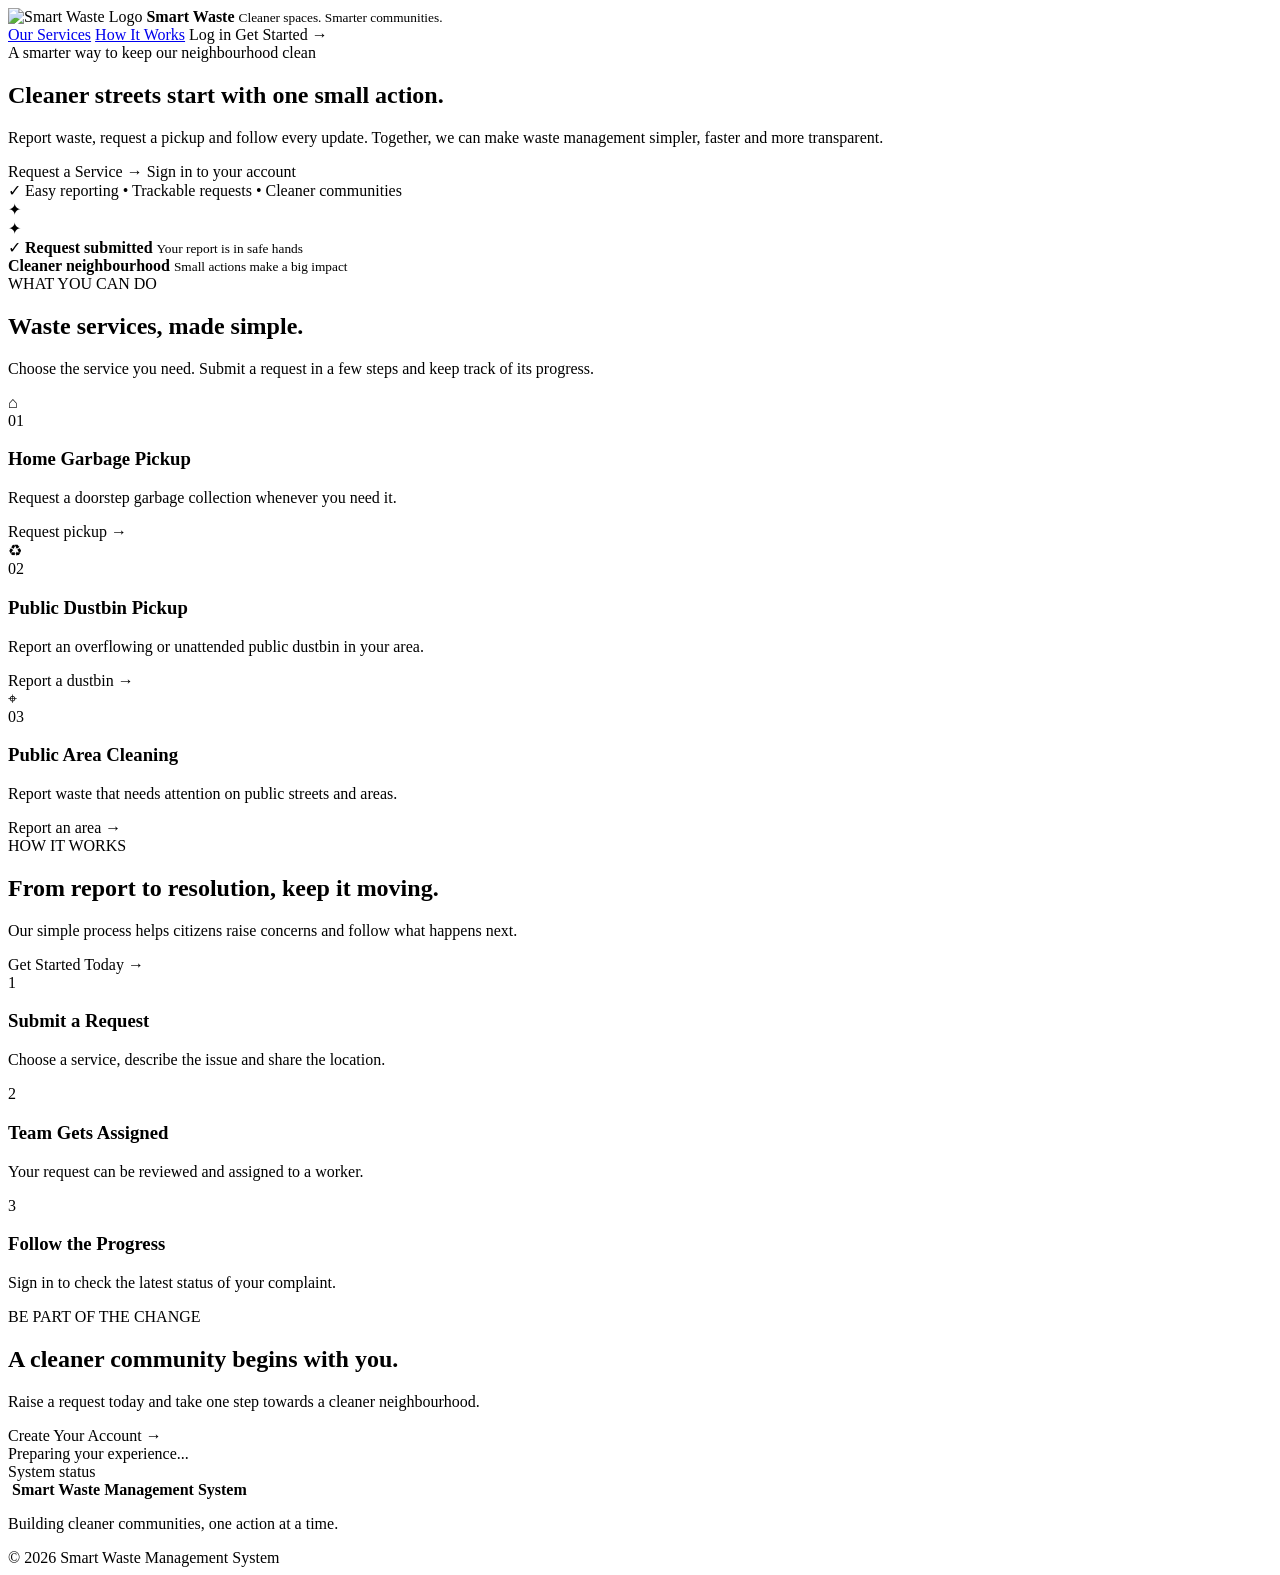
<file: backend/src/main/resources/templates/index.html>
<!DOCTYPE html>
<html lang="en" xmlns:th="http://www.thymeleaf.org">
<head>
    <meta charset="UTF-8">
    <meta name="viewport" content="width=device-width, initial-scale=1.0">

    <title th:text="${appName}">Smart Waste Management System</title>

    <link rel="stylesheet" th:href="@{/webjars/bootstrap/5.3.3/css/bootstrap.min.css}">
    <link rel="stylesheet" th:href="@{/css/style.css}">
</head>

<body class="landing-page">

<header class="landing-header">
    <nav class="landing-nav container">

        <a th:href="@{/}" class="landing-brand">
            <img th:src="@{/images/smart-waste-logo.svg}"
                 alt="Smart Waste Logo" class="landing-logo">

            <span class="landing-brand-copy">
                <strong th:text="${appName}">Smart Waste</strong>
                <small>Cleaner spaces. Smarter communities.</small>
            </span>
        </a>

        <div class="landing-nav-links">
            <a href="#services">Our Services</a>
            <a href="#how-it-works">How It Works</a>
            <a th:href="@{/login}" class="landing-login">Log in</a>
            <a th:href="@{/citizen/register}" class="landing-nav-cta">
                Get Started →
            </a>
        </div>

    </nav>
</header>


<main>

    <!-- HERO SECTION -->
    <section class="landing-hero">

        <div class="container landing-hero-grid">

            <div class="landing-hero-copy">

                <div class="landing-eyebrow">
                    <span class="eyebrow-dot"></span>
                    A smarter way to keep our neighbourhood clean
                </div>

                <h1>
                    Cleaner streets start with
                    <span>one small action.</span>
                </h1>

                <p class="landing-hero-description">
                    Report waste, request a pickup and follow every update.
                    Together, we can make waste management simpler,
                    faster and more transparent.
                </p>

                <div class="landing-hero-actions">

                    <a th:href="@{/citizen/register}"
                       class="landing-button landing-button-primary">
                        Request a Service →
                    </a>

                    <a th:href="@{/login}"
                       class="landing-button landing-button-secondary">
                        Sign in to your account
                    </a>

                </div>

                <div class="landing-trust-note">
                    <span class="trust-check">✓</span>
                    Easy reporting
                    <span class="trust-separator">•</span>
                    Trackable requests
                    <span class="trust-separator">•</span>
                    Cleaner communities
                </div>

            </div>


            <!-- HERO ILLUSTRATION -->
            <div class="landing-hero-art">

                <div class="art-orbit orbit-one"></div>
                <div class="art-orbit orbit-two"></div>
                <div class="art-sun"></div>

                <div class="art-leaf leaf-one">✦</div>
                <div class="art-leaf leaf-two">✦</div>

                <div class="art-city">

                    <div class="city-building building-one">
                        <i></i><i></i><i></i>
                    </div>

                    <div class="city-building building-two">
                        <i></i><i></i><i></i>
                    </div>

                    <div class="city-building building-three">
                        <i></i><i></i><i></i>
                    </div>

                    <div class="city-tree tree-one">
                        <b></b><span></span>
                    </div>

                    <div class="city-tree tree-two">
                        <b></b><span></span>
                    </div>

                    <div class="city-ground"></div>

                    <div class="art-bin">
                        <span></span><b></b>
                    </div>

                    <div class="art-person">
                        <b></b><i></i><span></span>
                    </div>

                </div>


                <div class="floating-status status-top">
                    <span class="status-icon">✓</span>
                    <span>
                        <strong>Request submitted</strong>
                        <small>Your report is in safe hands</small>
                    </span>
                </div>

                <div class="floating-status status-bottom">
                    <span class="status-pulse"></span>
                    <span>
                        <strong>Cleaner neighbourhood</strong>
                        <small>Small actions make a big impact</small>
                    </span>
                </div>

            </div>

        </div>

        <div class="hero-bottom-curve"></div>

    </section>


    <!-- SERVICES SECTION -->
    <section class="landing-section services-section" id="services">

        <div class="container">

            <div class="section-heading">

                <span class="section-kicker">WHAT YOU CAN DO</span>

                <h2>
                    Waste services, made
                    <span>simple.</span>
                </h2>

                <p>
                    Choose the service you need. Submit a request in a few
                    steps and keep track of its progress.
                </p>

            </div>


            <div class="service-grid">

                <article class="service-tile">

                    <div class="service-icon service-icon-green">⌂</div>

                    <span class="service-number">01</span>

                    <h3>Home Garbage Pickup</h3>

                    <p>
                        Request a doorstep garbage collection
                        whenever you need it.
                    </p>

                    <a th:href="@{/citizen/register}" class="service-link">
                        Request pickup →
                    </a>

                </article>


                <article class="service-tile service-tile-featured">

                    <div class="service-icon service-icon-orange">♻</div>

                    <span class="service-number">02</span>

                    <h3>Public Dustbin Pickup</h3>

                    <p>
                        Report an overflowing or unattended
                        public dustbin in your area.
                    </p>

                    <a th:href="@{/citizen/register}" class="service-link">
                        Report a dustbin →
                    </a>

                </article>


                <article class="service-tile">

                    <div class="service-icon service-icon-blue">⌖</div>

                    <span class="service-number">03</span>

                    <h3>Public Area Cleaning</h3>

                    <p>
                        Report waste that needs attention
                        on public streets and areas.
                    </p>

                    <a th:href="@{/citizen/register}" class="service-link">
                        Report an area →
                    </a>

                </article>

            </div>

        </div>

    </section>


    <!-- HOW IT WORKS -->
    <section class="landing-section how-section" id="how-it-works">

        <div class="container how-grid">

            <div class="how-intro">

                <span class="section-kicker">HOW IT WORKS</span>

                <h2>
                    From report to resolution,
                    <span>keep it moving.</span>
                </h2>

                <p>
                    Our simple process helps citizens raise concerns
                    and follow what happens next.
                </p>

                <a th:href="@{/citizen/register}"
                   class="landing-button landing-button-primary">
                    Get Started Today →
                </a>

            </div>


            <div class="steps-list">

                <div class="step-item">

                    <div class="step-number">1</div>

                    <div>
                        <h3>Submit a Request</h3>
                        <p>
                            Choose a service, describe the issue
                            and share the location.
                        </p>
                    </div>

                </div>

                <div class="step-connector"></div>

                <div class="step-item">

                    <div class="step-number">2</div>

                    <div>
                        <h3>Team Gets Assigned</h3>
                        <p>
                            Your request can be reviewed
                            and assigned to a worker.
                        </p>
                    </div>

                </div>

                <div class="step-connector"></div>

                <div class="step-item">

                    <div class="step-number">3</div>

                    <div>
                        <h3>Follow the Progress</h3>
                        <p>
                            Sign in to check the latest status
                            of your complaint.
                        </p>
                    </div>

                </div>

            </div>

        </div>

    </section>


    <!-- CALL TO ACTION -->
    <section class="landing-cta-section">

        <div class="container">

            <div class="landing-cta-panel">

                <div>

                    <span class="cta-kicker">BE PART OF THE CHANGE</span>

                    <h2>
                        A cleaner community begins with you.
                    </h2>

                    <p>
                        Raise a request today and take one step
                        towards a cleaner neighbourhood.
                    </p>

                </div>

                <a th:href="@{/citizen/register}"
                   class="landing-button landing-button-light">
                    Create Your Account →
                </a>

            </div>

        </div>

    </section>


    <!-- JAVASCRIPT STATUS -->
    <div class="container landing-runtime-wrap">

        <div class="landing-runtime">

            <span id="js-runtime-status">
                Preparing your experience...
            </span>

            <span id="client-timestamp"
                  th:text="'Updated: ' + ${checkTimestamp}">
            </span>

        </div>

        <span class="visually-hidden"
              th:text="${projectStatus}">
            System status
        </span>

    </div>

</main>


<!-- FOOTER -->
<footer class="landing-footer">

    <div class="container landing-footer-inner">

        <a th:href="@{/}" class="landing-footer-brand">

            <img th:src="@{/images/smart-waste-logo.svg}"
                 alt="" class="footer-logo">

            <strong th:text="${appName}">
                Smart Waste Management System
            </strong>

        </a>

        <p>
            Building cleaner communities, one action at a time.
        </p>

        <span>
            © 2026 Smart Waste Management System
        </span>

    </div>

</footer>


<script th:src="@{/webjars/bootstrap/5.3.3/js/bootstrap.bundle.min.js}"></script>
<script th:src="@{/js/main.js}"></script>

</body>
</html>
</file>
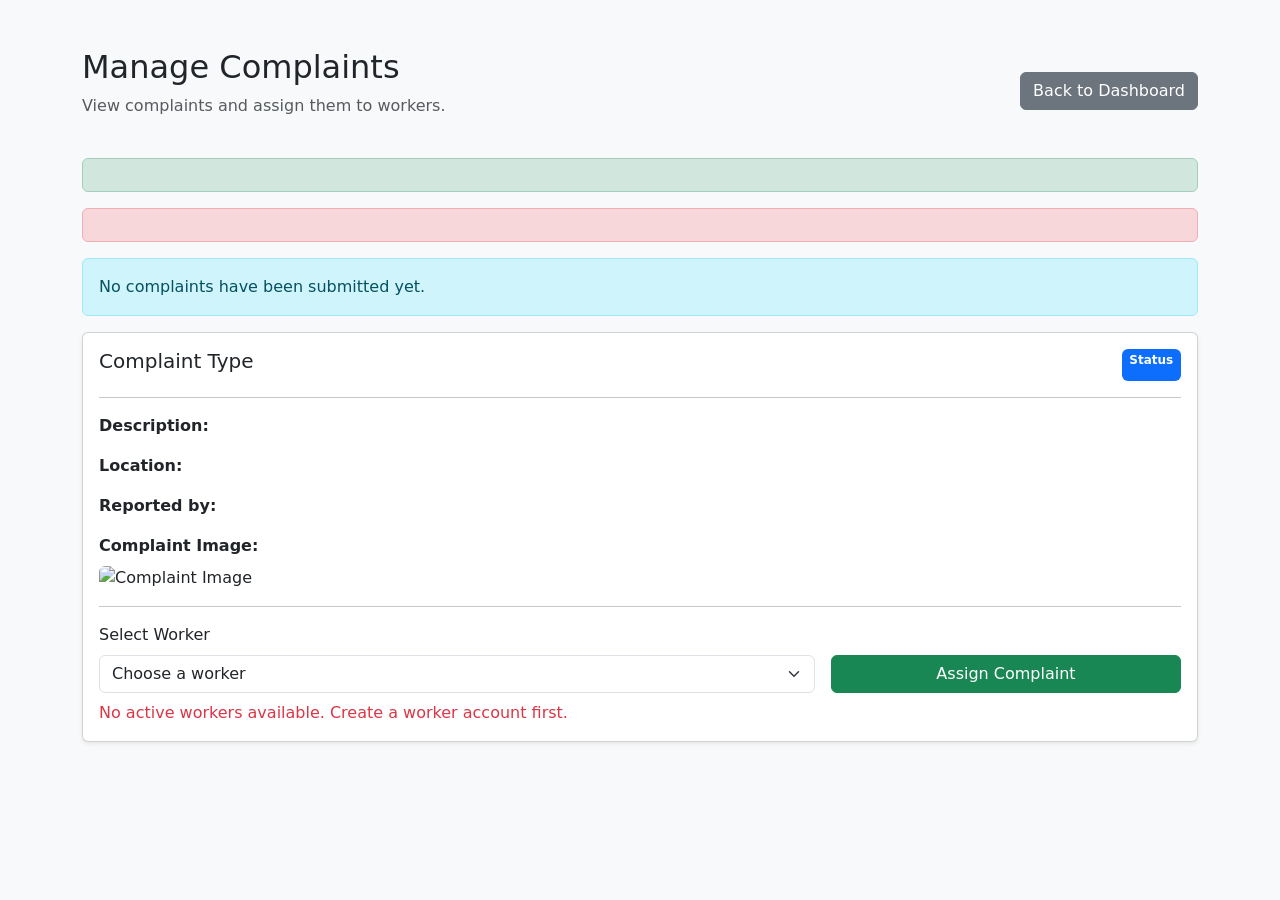
<file: backend/src/main/resources/templates/admin/complaints.html>
<!DOCTYPE html>
<html lang="en" xmlns:th="http://www.thymeleaf.org">

<head>
    <meta charset="UTF-8">
    <meta name="viewport" content="width=device-width, initial-scale=1.0">

    <title>Manage Complaints - Admin</title>

    <link href="https://cdn.jsdelivr.net/npm/bootstrap@5.3.3/dist/css/bootstrap.min.css"
          rel="stylesheet">
</head>

<body class="bg-light">

<div class="container py-5">

    <div class="d-flex justify-content-between align-items-center mb-4">
        <div>
            <h2>Manage Complaints</h2>
            <p class="text-muted">View complaints and assign them to workers.</p>
        </div>

        <a th:href="@{/admin/dashboard}" class="btn btn-secondary">
            Back to Dashboard
        </a>
    </div>

    <!-- Success message -->
    <div th:if="${success}" class="alert alert-success"
         th:text="${success}"></div>

    <!-- Error message -->
    <div th:if="${error}" class="alert alert-danger"
         th:text="${error}"></div>

    <!-- No complaints -->
    <div th:if="${#lists.isEmpty(complaints)}"
         class="alert alert-info">
        No complaints have been submitted yet.
    </div>

    <!-- Complaint cards -->
    <div th:each="complaint : ${complaints}"
         class="card shadow-sm mb-4">

        <div class="card-body">

            <div class="d-flex justify-content-between">
                <h5 th:text="${complaint.complaintType}">
                    Complaint Type
                </h5>

                <span class="badge bg-primary"
                      th:text="${complaint.status}">
                    Status
                </span>
            </div>

            <hr>

            <p>
                <strong>Description:</strong>
                <span th:text="${complaint.description}"></span>
            </p>

            <p>
                <strong>Location:</strong>
                <span th:text="${complaint.address}"></span>
            </p>

            <p>
                <strong>Reported by:</strong>
                <span th:text="${complaint.createdBy.fullName}"></span>
            </p>

            <div th:if="${complaint.imageUrl != null}">
                <strong>Complaint Image:</strong>
                <br>
                <img th:src="${complaint.imageUrl}"
                     alt="Complaint Image"
                     class="img-fluid rounded mt-2"
                     style="max-width: 250px;">
            </div>

            <hr>

            <form th:action="@{/admin/complaints/assign}"
                  method="post"
                  class="row g-3 align-items-end">

                <input type="hidden"
                       name="complaintId"
                       th:value="${complaint.id}">

                <div class="col-md-8">

                    <label class="form-label">
                        Select Worker
                    </label>

                    <select name="workerId"
                            class="form-select"
                            required
                            th:disabled="${#lists.isEmpty(workers)}">

                        <option value="">Choose a worker</option>

                        <option th:each="worker : ${workers}"
                                th:value="${worker.id}"
                                th:text="${worker.fullName + ' (' + worker.email + ')'}">
                        </option>

                    </select>

                </div>

                <div class="col-md-4">

                    <button type="submit"
                            class="btn btn-success w-100"
                            th:disabled="${#lists.isEmpty(workers)}">
                        Assign Complaint
                    </button>

                </div>

            </form>

            <div th:if="${#lists.isEmpty(workers)}"
                 class="text-danger mt-2">
                No active workers available. Create a worker account first.
            </div>

        </div>
    </div>

</div>

</body>
</html>
</file>
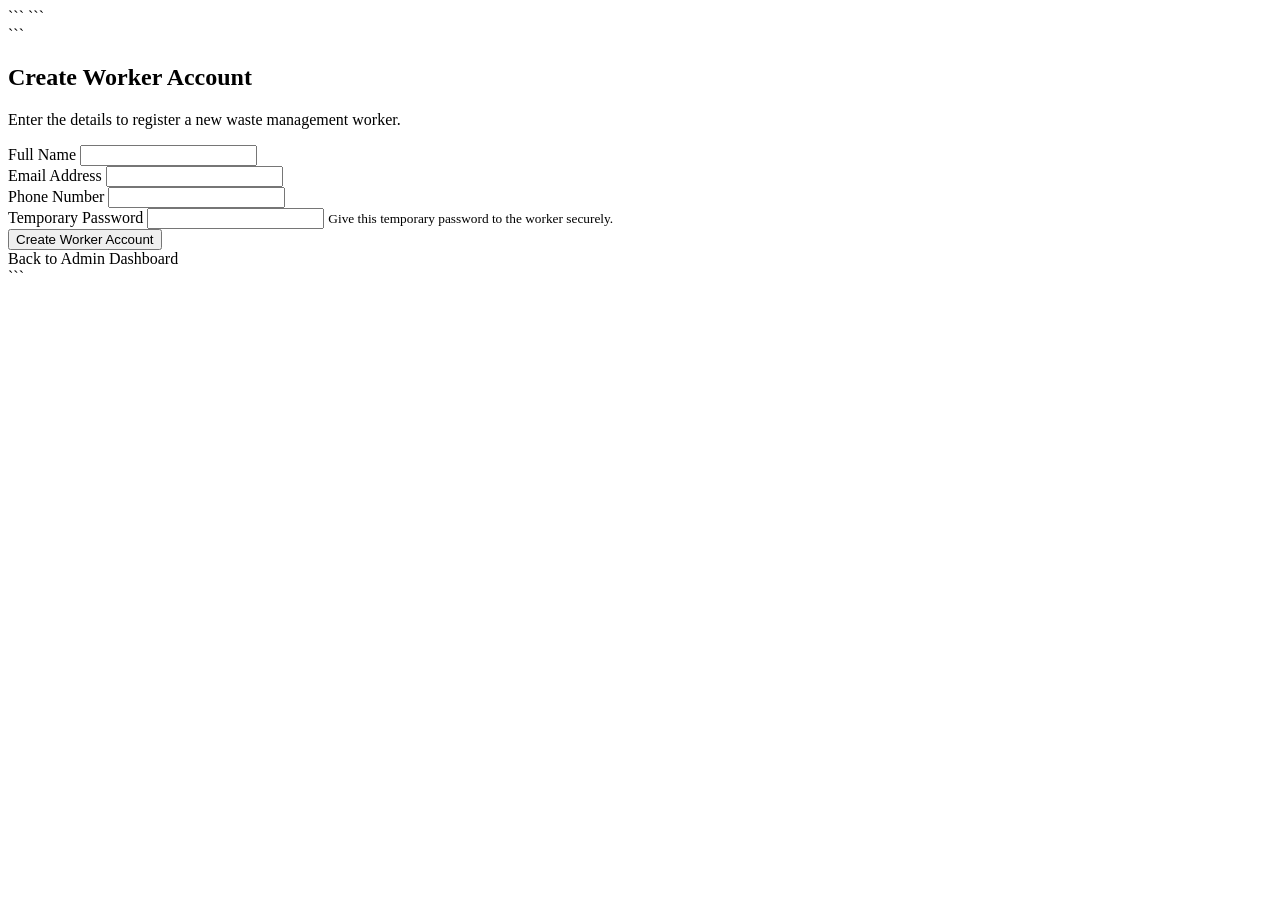
<file: backend/src/main/resources/templates/admin/create-worker.html>
<!DOCTYPE html>

<html lang="en" xmlns:th="http://www.thymeleaf.org">

<head>
    <meta charset="UTF-8">
    <meta name="viewport" content="width=device-width, initial-scale=1.0">

```
<title>Create Worker - Smart Waste Management</title>

<link rel="stylesheet"
      th:href="@{/webjars/bootstrap/5.3.3/css/bootstrap.min.css}">

<link rel="stylesheet" th:href="@{/css/style.css}">
```

</head>

<body class="bg-light">

<div class="container py-5">

```
<div class="row justify-content-center">
    <div class="col-md-6">

        <div class="card shadow-sm">
            <div class="card-body p-4">

                <h2 class="mb-2">Create Worker Account</h2>

                <p class="text-muted">
                    Enter the details to register a new waste management worker.
                </p>

                <!-- Success Message -->
                <div th:if="${success}"
                     class="alert alert-success"
                     th:text="${success}">
                </div>

                <!-- Error Message -->
                <div th:if="${error}"
                     class="alert alert-danger"
                     th:text="${error}">
                </div>

                <!-- Worker Registration Form -->
                <form th:action="@{/admin/workers/create}" method="post">

                    <div class="mb-3">
                        <label for="fullName" class="form-label">
                            Full Name
                        </label>

                        <input type="text"
                               class="form-control"
                               id="fullName"
                               name="fullName"
                               required>
                    </div>

                    <div class="mb-3">
                        <label for="email" class="form-label">
                            Email Address
                        </label>

                        <input type="email"
                               class="form-control"
                               id="email"
                               name="email"
                               required>
                    </div>

                    <div class="mb-3">
                        <label for="phoneNumber" class="form-label">
                            Phone Number
                        </label>

                        <input type="tel"
                               class="form-control"
                               id="phoneNumber"
                               name="phoneNumber"
                               required>
                    </div>

                    <div class="mb-3">
                        <label for="password" class="form-label">
                            Temporary Password
                        </label>

                        <input type="password"
                               class="form-control"
                               id="password"
                               name="password"
                               minlength="8"
                               required>

                        <small class="text-muted">
                            Give this temporary password to the worker securely.
                        </small>
                    </div>

                    <button type="submit"
                            class="btn btn-primary w-100">
                        Create Worker Account
                    </button>

                </form>

                <div class="text-center mt-3">
                    <a th:href="@{/admin/dashboard}">
                        Back to Admin Dashboard
                    </a>
                </div>

            </div>
        </div>

    </div>
</div>
```

</div>

</body>
</html>
</file>
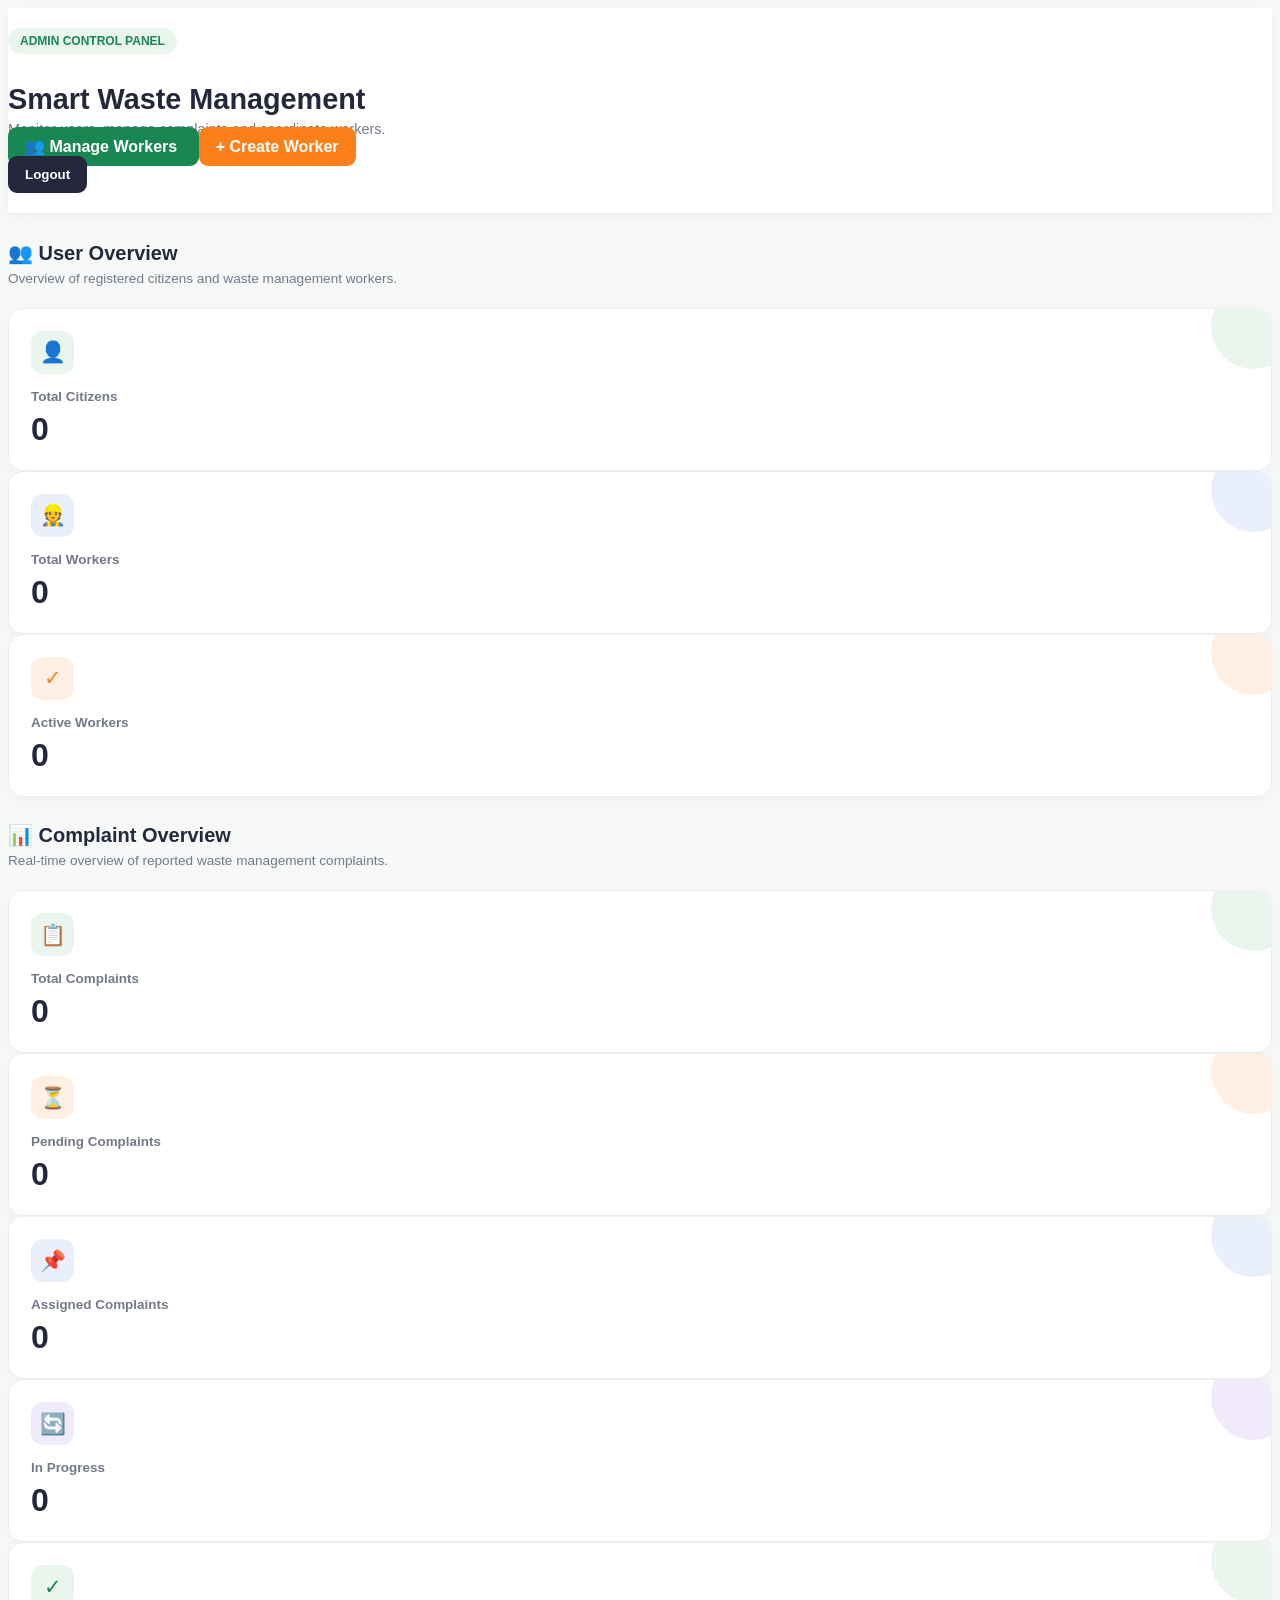
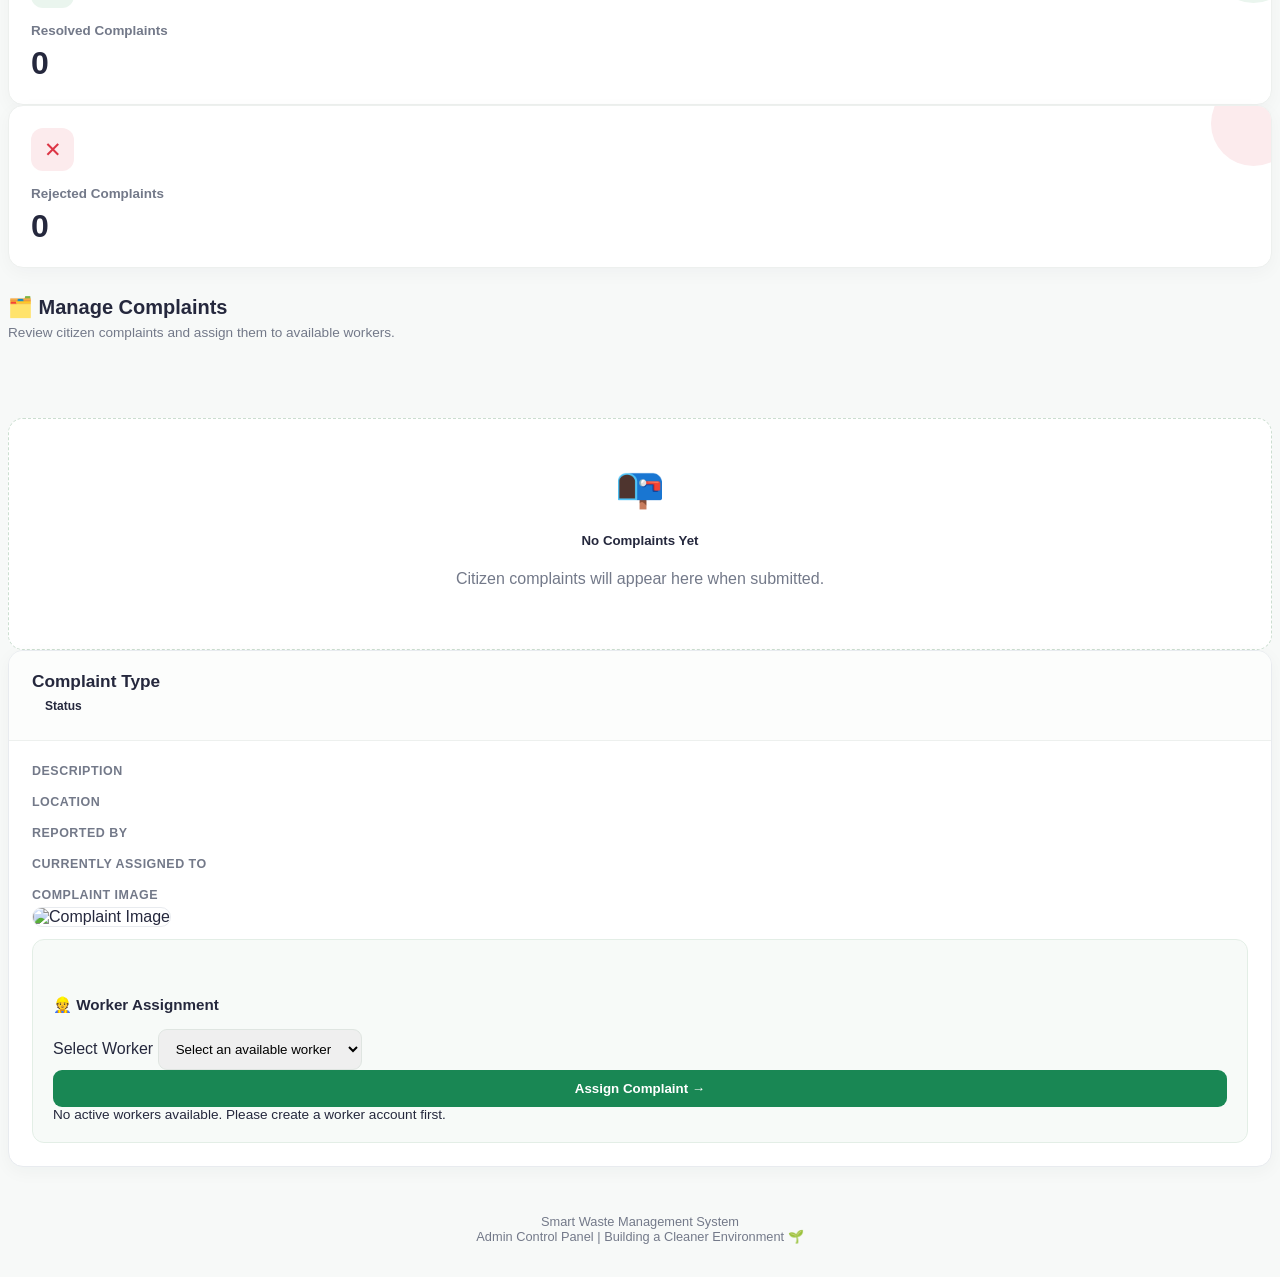
<file: backend/src/main/resources/templates/admin/dashboard.html>
<!DOCTYPE html>
<html lang="en" xmlns:th="http://www.thymeleaf.org">

<head>
    <meta charset="UTF-8">
    <meta name="viewport" content="width=device-width, initial-scale=1.0">

    <title>Admin Dashboard - Smart Waste Management</title>

    <link rel="stylesheet"
          th:href="@{/webjars/bootstrap/5.3.3/css/bootstrap.min.css}">

    <link rel="stylesheet" th:href="@{/css/style.css}">

    <style>

        :root {
            --green: #198754;
            --dark-green: #126b42;
            --light-green: #eaf5ee;
            --navy: #25283d;
            --orange: #fc8019;
            --muted: #737989;
            --background: #f7f9f8;
        }

        body {
            background: var(--background);
            color: var(--navy);
            font-family: Arial, sans-serif;
        }

        /* Header */

        .admin-header {
            background: white;
            padding: 20px 0;
            border-bottom: 1px solid #e8ebef;
            box-shadow: 0 3px 15px rgba(37,40,61,0.04);
        }

        .admin-title {
            font-size: 1.8rem;
            font-weight: 800;
            color: var(--navy);
            margin-bottom: 5px;
        }

        .admin-subtitle {
            color: var(--muted);
            margin: 0;
            font-size: 0.9rem;
        }

        .admin-label {
            display: inline-block;
            background: var(--light-green);
            color: var(--green);
            padding: 6px 12px;
            border-radius: 20px;
            font-size: 0.75rem;
            font-weight: 700;
            margin-bottom: 10px;
        }

        /* Buttons */

        .btn-admin {
            background: var(--green);
            color: white;
            border: none;
            border-radius: 9px;
            padding: 11px 17px;
            font-weight: 600;
            transition: 0.2s;
        }

        .btn-admin:hover {
            background: var(--dark-green);
            color: white;
            transform: translateY(-2px);
        }

        .btn-create {
            background: var(--orange);
            color: white;
            border: none;
            border-radius: 9px;
            padding: 11px 17px;
            font-weight: 600;
            transition: 0.2s;
        }

        .btn-create:hover {
            background: #e86d0b;
            color: white;
            transform: translateY(-2px);
        }

        .btn-logout {
            background: var(--navy);
            color: white;
            border: none;
            border-radius: 9px;
            padding: 11px 17px;
            font-weight: 600;
        }

        .btn-logout:hover {
            background: #3b405d;
            color: white;
        }

        /* Section headings */

        .section-heading {
            font-size: 1.25rem;
            font-weight: 800;
            color: var(--navy);
            margin-bottom: 18px;
        }

        .section-description {
            color: var(--muted);
            font-size: 0.85rem;
            margin-top: -12px;
            margin-bottom: 22px;
        }

        /* Statistics cards */

        .stat-card {
            background: white;
            border: 1px solid #edf0ee;
            border-radius: 15px;
            padding: 22px;
            height: 100%;
            box-shadow: 0 5px 18px rgba(37,40,61,0.035);
            transition: 0.25s ease;
            position: relative;
            overflow: hidden;
        }

        .stat-card:hover {
            transform: translateY(-5px);
            box-shadow: 0 12px 25px rgba(37,40,61,0.08);
        }

        .stat-card::after {
            content: "";
            position: absolute;
            right: -25px;
            top: -25px;
            width: 85px;
            height: 85px;
            background: var(--card-soft);
            border-radius: 50%;
        }

        .stat-icon {
            width: 43px;
            height: 43px;
            display: grid;
            place-items: center;
            border-radius: 12px;
            background: var(--card-soft);
            color: var(--card-color);
            font-size: 1.3rem;
            margin-bottom: 15px;
        }

        .stat-label {
            color: var(--muted);
            font-size: 0.84rem;
            font-weight: 600;
            margin-bottom: 7px;
        }

        .stat-number {
            color: var(--navy);
            font-size: 2rem;
            font-weight: 800;
            margin: 0;
        }

        .green-card {
            --card-color: #198754;
            --card-soft: #eaf5ee;
        }

        .orange-card {
            --card-color: #fc8019;
            --card-soft: #fff0e3;
        }

        .blue-card {
            --card-color: #4775b8;
            --card-soft: #e9f0fb;
        }

        .red-card {
            --card-color: #dc3545;
            --card-soft: #fcebed;
        }

        .purple-card {
            --card-color: #7656b8;
            --card-soft: #f0eafa;
        }

        /* Complaint section */

        .complaint-card {
            background: white;
            border: 1px solid #e8ebef;
            border-radius: 15px;
            margin-bottom: 22px;
            overflow: hidden;
            box-shadow: 0 5px 18px rgba(37,40,61,0.04);
            transition: 0.2s ease;
        }

        .complaint-card:hover {
            box-shadow: 0 10px 25px rgba(37,40,61,0.08);
        }

        .complaint-header {
            padding: 20px 23px;
            background: #fcfdfc;
            border-bottom: 1px solid #edf0ee;
        }

        .complaint-title {
            font-size: 1.08rem;
            font-weight: 800;
            color: var(--navy);
            margin: 0;
        }

        .complaint-body {
            padding: 23px;
        }

        .detail-label {
            color: var(--muted);
            font-size: 0.78rem;
            font-weight: 700;
            text-transform: uppercase;
            letter-spacing: 0.5px;
            margin-bottom: 5px;
        }

        .detail-value {
            color: var(--navy);
            font-size: 0.9rem;
            margin-bottom: 17px;
            overflow-wrap: anywhere;
        }

        /* Status badges */

        .status-badge {
            display: inline-block;
            padding: 7px 13px;
            border-radius: 20px;
            font-size: 0.75rem;
            font-weight: 800;
        }

        .status-pending {
            background: #fff0df;
            color: #c66b0b;
        }

        .status-assigned {
            background: #e9f0fb;
            color: #4775b8;
        }

        .status-progress {
            background: #eee9fc;
            color: #7656b8;
        }

        .status-resolved {
            background: #e4f5e9;
            color: #198754;
        }

        .status-rejected {
            background: #fcebed;
            color: #dc3545;
        }

        /* Complaint image */

        .complaint-image {
            width: 100%;
            max-width: 280px;
            max-height: 200px;
            object-fit: cover;
            border-radius: 11px;
            border: 1px solid #e8ebef;
        }

        /* Assignment */

        .assignment-box {
            background: #f7faf8;
            border: 1px solid #e3eee6;
            border-radius: 12px;
            padding: 20px;
            margin-top: 12px;
        }

        .assignment-title {
            color: var(--navy);
            font-size: 0.95rem;
            font-weight: 800;
            margin-bottom: 15px;
        }

        .form-select {
            border-radius: 9px;
            padding: 11px 13px;
            border-color: #dfe5e1;
        }

        .form-select:focus {
            border-color: var(--green);
            box-shadow: 0 0 0 3px rgba(25,135,84,0.12);
        }

        .assign-button {
            background: var(--green);
            color: white;
            border: none;
            border-radius: 9px;
            padding: 11px 18px;
            font-weight: 700;
            width: 100%;
            transition: 0.2s;
        }

        .assign-button:hover {
            background: var(--dark-green);
        }

        /* Alerts */

        .alert {
            border-radius: 10px;
            border: none;
            padding: 14px 18px;
        }

        /* Empty state */

        .empty-state {
            background: white;
            border: 1px dashed #cbded0;
            border-radius: 15px;
            padding: 45px 20px;
            text-align: center;
            color: var(--muted);
        }

        .empty-icon {
            font-size: 2.5rem;
            margin-bottom: 12px;
        }

        /* Footer */

        .admin-footer {
            text-align: center;
            padding: 25px 10px;
            color: var(--muted);
            font-size: 0.8rem;
        }

        /* Responsive */

        @media (max-width: 767px) {

            .admin-title {
                font-size: 1.5rem;
            }

            .admin-actions {
                width: 100%;
            }

            .admin-actions a,
            .admin-actions form,
            .admin-actions button {
                flex: 1;
            }

            .admin-actions button {
                width: 100%;
            }

            .stat-number {
                font-size: 1.7rem;
            }

            .complaint-body {
                padding: 17px;
            }

        }

    </style>

</head>

<body>

    <!-- ADMIN HEADER -->

    <header class="admin-header">

        <div class="container">

            <div class="d-flex justify-content-between align-items-center flex-wrap gap-3">

                <div>
                    <span class="admin-label">ADMIN CONTROL PANEL</span>

                    <h1 class="admin-title">
                        Smart Waste Management
                    </h1>

                    <p class="admin-subtitle">
                        Monitor users, manage complaints and coordinate workers.
                    </p>
                </div>

                <div class="d-flex gap-2 flex-wrap admin-actions">

                    <a th:href="@{/admin/workers}"
                       class="btn btn-admin">
                        👥 Manage Workers
                    </a>

                    <a th:href="@{/admin/workers/new}"
                       class="btn btn-create">
                        + Create Worker
                    </a>

                    <form th:action="@{/logout}" method="post">
                        <button type="submit" class="btn btn-logout">
                            Logout
                        </button>
                    </form>

                </div>

            </div>

        </div>

    </header>


    <main class="container py-5">

        <!-- USER OVERVIEW -->

        <h4 class="section-heading">
            👥 User Overview
        </h4>

        <p class="section-description">
            Overview of registered citizens and waste management workers.
        </p>

        <div class="row g-3 mb-5">

            <div class="col-md-4 col-sm-6">

                <div class="stat-card green-card">

                    <div class="stat-icon">👤</div>

                    <div class="stat-label">Total Citizens</div>

                    <h2 class="stat-number"
                        th:text="${stats.totalCitizens}">0</h2>

                </div>

            </div>

            <div class="col-md-4 col-sm-6">

                <div class="stat-card blue-card">

                    <div class="stat-icon">👷</div>

                    <div class="stat-label">Total Workers</div>

                    <h2 class="stat-number"
                        th:text="${stats.totalWorkers}">0</h2>

                </div>

            </div>

            <div class="col-md-4 col-sm-6">

                <div class="stat-card orange-card">

                    <div class="stat-icon">✓</div>

                    <div class="stat-label">Active Workers</div>

                    <h2 class="stat-number"
                        th:text="${stats.activeWorkers}">0</h2>

                </div>

            </div>

        </div>


        <!-- COMPLAINT OVERVIEW -->

        <h4 class="section-heading">
            📊 Complaint Overview
        </h4>

        <p class="section-description">
            Real-time overview of reported waste management complaints.
        </p>

        <div class="row g-3 mb-5">

            <div class="col-lg-4 col-sm-6">

                <div class="stat-card green-card">

                    <div class="stat-icon">📋</div>

                    <div class="stat-label">Total Complaints</div>

                    <h2 class="stat-number"
                        th:text="${stats.totalComplaints}">0</h2>

                </div>

            </div>

            <div class="col-lg-4 col-sm-6">

                <div class="stat-card orange-card">

                    <div class="stat-icon">⏳</div>

                    <div class="stat-label">Pending Complaints</div>

                    <h2 class="stat-number"
                        th:text="${stats.pendingComplaints}">0</h2>

                </div>

            </div>

            <div class="col-lg-4 col-sm-6">

                <div class="stat-card blue-card">

                    <div class="stat-icon">📌</div>

                    <div class="stat-label">Assigned Complaints</div>

                    <h2 class="stat-number"
                        th:text="${stats.assignedComplaints}">0</h2>

                </div>

            </div>

            <div class="col-lg-4 col-sm-6">

                <div class="stat-card purple-card">

                    <div class="stat-icon">🔄</div>

                    <div class="stat-label">In Progress</div>

                    <h2 class="stat-number"
                        th:text="${stats.inProgressComplaints}">0</h2>

                </div>

            </div>

            <div class="col-lg-4 col-sm-6">

                <div class="stat-card green-card">

                    <div class="stat-icon">✓</div>

                    <div class="stat-label">Resolved Complaints</div>

                    <h2 class="stat-number"
                        th:text="${stats.resolvedComplaints}">0</h2>

                </div>

            </div>

            <div class="col-lg-4 col-sm-6">

                <div class="stat-card red-card">

                    <div class="stat-icon">✕</div>

                    <div class="stat-label">Rejected Complaints</div>

                    <h2 class="stat-number"
                        th:text="${stats.rejectedComplaints}">0</h2>

                </div>

            </div>

        </div>


        <!-- MANAGE COMPLAINTS -->

        <div class="d-flex justify-content-between align-items-center flex-wrap gap-2 mb-3">

            <div>

                <h4 class="section-heading mb-1">
                    🗂️ Manage Complaints
                </h4>

                <p class="section-description mb-0">
                    Review citizen complaints and assign them to available workers.
                </p>

            </div>

        </div>

        <!-- SUCCESS MESSAGE -->

        <div th:if="${success}"
             class="alert alert-success"
             role="alert"
             th:text="${success}">
        </div>

        <!-- ERROR MESSAGE -->

        <div th:if="${error}"
             class="alert alert-danger"
             role="alert"
             th:text="${error}">
        </div>


        <!-- NO COMPLAINTS -->

        <div th:if="${#lists.isEmpty(complaints)}"
             class="empty-state">

            <div class="empty-icon">📭</div>

            <h5 class="fw-bold" style="color: #25283d;">
                No Complaints Yet
            </h5>

            <p class="mb-0">
                Citizen complaints will appear here when submitted.
            </p>

        </div>


        <!-- COMPLAINT LIST -->

        <div th:each="complaint : ${complaints}"
             class="complaint-card">

            <!-- Complaint Header -->

            <div class="complaint-header">

                <div class="d-flex justify-content-between align-items-center flex-wrap gap-2">

                    <h5 class="complaint-title"
                        th:text="${complaint.complaintType}">
                        Complaint Type
                    </h5>

                    <span class="status-badge"
                          th:classappend="${complaint.status == 'PENDING' ? ' status-pending' :
                                           complaint.status == 'ASSIGNED' ? ' status-assigned' :
                                           complaint.status == 'IN_PROGRESS' ? ' status-progress' :
                                           complaint.status == 'RESOLVED' ? ' status-resolved' :
                                           complaint.status == 'REJECTED' ? ' status-rejected' : ''}"
                          th:text="${complaint.status}">
                        Status
                    </span>

                </div>

            </div>


            <!-- Complaint Body -->

            <div class="complaint-body">

                <div class="row">

                    <div class="col-lg-8">

                        <div class="detail-label">
                            Description
                        </div>

                        <p class="detail-value"
                           th:text="${complaint.description}">
                        </p>


                        <div class="detail-label">
                            Location
                        </div>

                        <p class="detail-value"
                           th:text="${complaint.address}">
                        </p>


                        <div class="detail-label">
                            Reported By
                        </div>

                        <p class="detail-value"
                           th:text="${complaint.createdBy.fullName}">
                        </p>


                        <div th:if="${complaint.assignedWorker != null}">

                            <div class="detail-label">
                                Currently Assigned To
                            </div>

                            <p class="detail-value"
                               th:text="${complaint.assignedWorker.fullName}">
                            </p>

                        </div>

                    </div>


                    <!-- Complaint Image -->

                    <div class="col-lg-4"
                         th:if="${complaint.imageUrl != null and !#strings.isEmpty(complaint.imageUrl)}">

                        <div class="detail-label">
                            Complaint Image
                        </div>

                        <img th:src="${complaint.imageUrl}"
                             alt="Complaint Image"
                             class="complaint-image mt-2">

                    </div>

                </div>


                <!-- WORKER ASSIGNMENT -->

                <div class="assignment-box">

                    <h6 class="assignment-title">
                        👷 Worker Assignment
                    </h6>

                    <form th:action="@{/admin/complaints/assign}"
                          method="post"
                          class="row g-3 align-items-end">

                        <input type="hidden"
                               name="complaintId"
                               th:value="${complaint.id}">


                        <div class="col-md-8">

                            <label class="form-label fw-semibold">
                                Select Worker
                            </label>

                            <select name="workerId"
                                    class="form-select"
                                    required
                                    th:disabled="${#lists.isEmpty(workers)}">

                                <option value="">
                                    Select an available worker
                                </option>

                                <option th:each="worker : ${workers}"
                                        th:value="${worker.id}"
                                        th:text="${worker.fullName + ' (' + worker.email + ')'}"
                                        th:selected="${complaint.assignedWorker != null and complaint.assignedWorker.id == worker.id}">
                                </option>

                            </select>

                        </div>


                        <div class="col-md-4">

                            <button type="submit"
                                    class="assign-button"
                                    th:disabled="${#lists.isEmpty(workers)}">

                                Assign Complaint →

                            </button>

                        </div>

                    </form>


                    <div th:if="${#lists.isEmpty(workers)}"
                         class="text-danger mt-3"
                         style="font-size: 0.85rem;">

                        No active workers available. Please create a worker account first.

                    </div>

                </div>

            </div>

        </div>

    </main>


    <!-- FOOTER -->

    <footer class="admin-footer">

        <div class="container">

            Smart Waste Management System
            <br>

            <span>
                Admin Control Panel | Building a Cleaner Environment 🌱
            </span>

        </div>

    </footer>


</body>
</html>
</file>
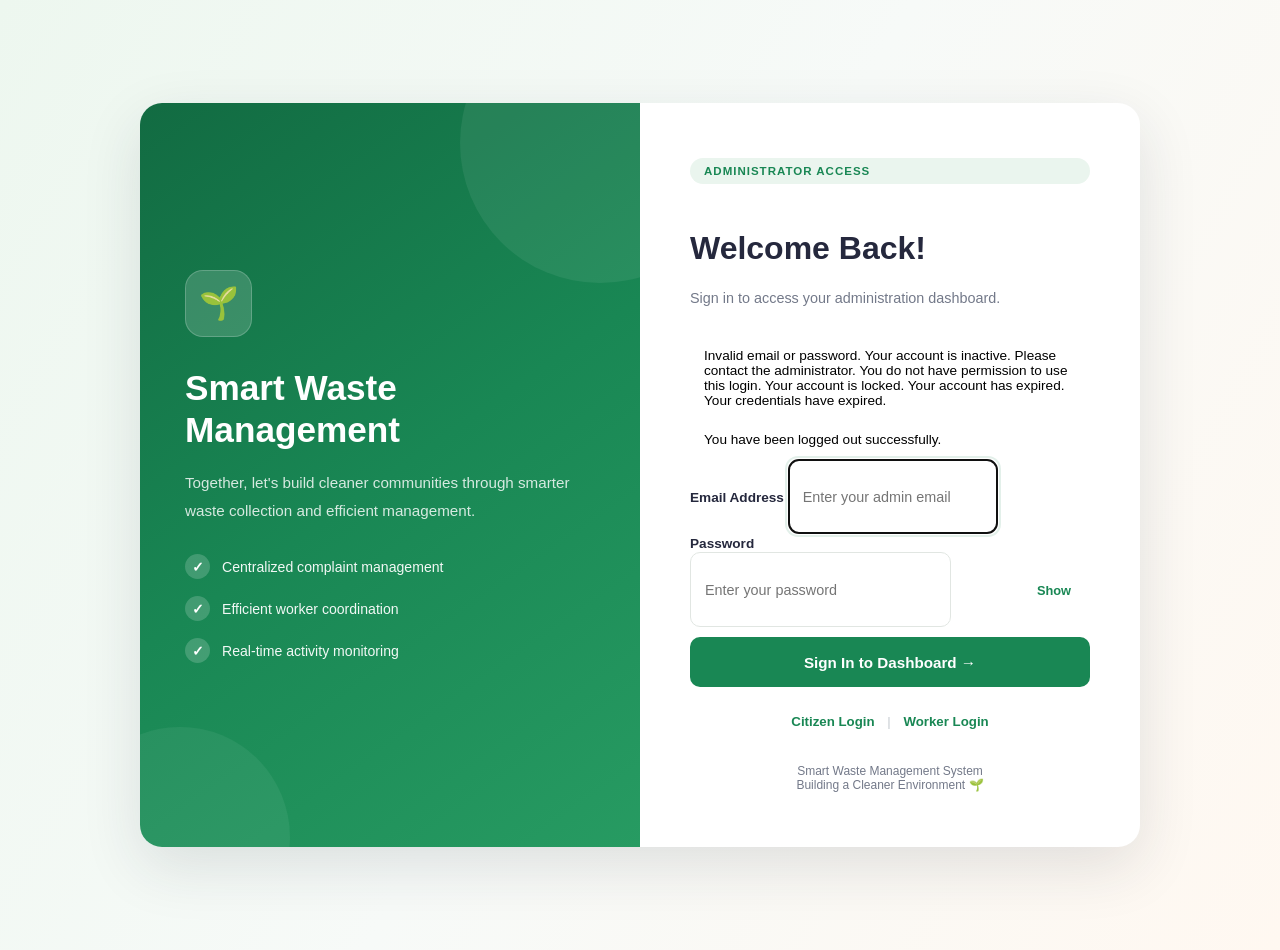
<file: backend/src/main/resources/templates/admin/login.html>
<!DOCTYPE html>
<html lang="en" xmlns:th="http://www.thymeleaf.org">

<head>
    <meta charset="UTF-8">
    <meta name="viewport" content="width=device-width, initial-scale=1.0">

    <title>Admin Login - Smart Waste Management</title>

    <link rel="stylesheet"
          th:href="@{/webjars/bootstrap/5.3.3/css/bootstrap.min.css}">

    <link rel="stylesheet"
          th:href="@{/css/style.css}">

    <style>

        :root {
            --green: #198754;
            --dark-green: #126b42;
            --light-green: #eaf5ee;
            --navy: #25283d;
            --orange: #fc8019;
            --muted: #737989;
        }

        body {
            min-height: 100vh;
            margin: 0;
            background: linear-gradient(120deg, #edf7ef, #f7faf8, #fff8f1);
            font-family: Arial, sans-serif;
            display: flex;
            align-items: center;
            justify-content: center;
            padding: 25px 15px;
        }

        .login-wrapper {
            width: 100%;
            max-width: 1000px;
            background: white;
            border-radius: 22px;
            overflow: hidden;
            display: grid;
            grid-template-columns: 1fr 1fr;
            box-shadow: 0 20px 60px rgba(37, 40, 61, 0.12);
        }

        /* LEFT PANEL */

        .login-brand-panel {
            background: linear-gradient(145deg, #126b42, #198754, #279b62);
            padding: 55px 45px;
            color: white;
            display: flex;
            flex-direction: column;
            justify-content: center;
            position: relative;
            overflow: hidden;
        }

        .login-brand-panel::before {
            content: "";
            position: absolute;
            width: 280px;
            height: 280px;
            border-radius: 50%;
            background: rgba(255,255,255,0.07);
            top: -100px;
            right: -100px;
        }

        .login-brand-panel::after {
            content: "";
            position: absolute;
            width: 220px;
            height: 220px;
            border-radius: 50%;
            background: rgba(255,255,255,0.06);
            bottom: -100px;
            left: -70px;
        }

        .brand-content {
            position: relative;
            z-index: 2;
        }

        .brand-icon {
            width: 65px;
            height: 65px;
            display: grid;
            place-items: center;
            background: rgba(255,255,255,0.16);
            border: 1px solid rgba(255,255,255,0.2);
            border-radius: 18px;
            font-size: 2rem;
            margin-bottom: 30px;
        }

        .brand-title {
            font-size: 2.2rem;
            line-height: 1.2;
            font-weight: 800;
            margin-bottom: 18px;
        }

        .brand-description {
            color: rgba(255,255,255,0.82);
            font-size: 0.95rem;
            line-height: 1.8;
            margin-bottom: 30px;
        }

        .brand-feature {
            display: flex;
            align-items: center;
            gap: 12px;
            margin-bottom: 17px;
            color: rgba(255,255,255,0.94);
            font-size: 0.88rem;
        }

        .feature-check {
            width: 25px;
            height: 25px;
            display: grid;
            place-items: center;
            border-radius: 50%;
            background: rgba(255,255,255,0.18);
            color: white;
            font-weight: bold;
            flex-shrink: 0;
        }

        /* RIGHT LOGIN PANEL */

        .login-form-panel {
            padding: 55px 50px;
            display: flex;
            flex-direction: column;
            justify-content: center;
        }

        .admin-badge {
            display: inline-block;
            background: var(--light-green);
            color: var(--green);
            padding: 7px 14px;
            border-radius: 20px;
            font-size: 0.72rem;
            font-weight: 800;
            letter-spacing: 1px;
            margin-bottom: 20px;
        }

        .login-heading {
            color: var(--navy);
            font-size: 2rem;
            font-weight: 800;
            margin-bottom: 9px;
        }

        .login-description {
            color: var(--muted);
            font-size: 0.9rem;
            margin-bottom: 30px;
        }

        .form-label {
            color: var(--navy);
            font-size: 0.85rem;
            font-weight: 700;
            margin-bottom: 8px;
        }

        .form-control {
            min-height: 49px;
            border-radius: 10px;
            border: 1px solid #e1e6e2;
            padding: 12px 14px;
            font-size: 0.9rem;
        }

        .form-control:focus {
            border-color: var(--green);
            box-shadow: 0 0 0 3px rgba(25,135,84,0.12);
        }

        .password-wrapper {
            position: relative;
        }

        .password-wrapper .form-control {
            padding-right: 65px;
        }

        .toggle-password {
            position: absolute;
            right: 13px;
            top: 50%;
            transform: translateY(-50%);
            border: none;
            background: transparent;
            color: var(--green);
            font-size: 0.8rem;
            font-weight: 700;
            cursor: pointer;
        }

        .login-button {
            width: 100%;
            min-height: 50px;
            background: var(--green);
            color: white;
            border: none;
            border-radius: 10px;
            font-size: 0.95rem;
            font-weight: 750;
            margin-top: 10px;
            transition: 0.2s ease;
        }

        .login-button:hover {
            background: var(--dark-green);
            transform: translateY(-2px);
            box-shadow: 0 8px 18px rgba(25,135,84,0.2);
        }

        .login-links {
            text-align: center;
            margin-top: 27px;
            font-size: 0.83rem;
        }

        .login-links a {
            color: var(--green);
            text-decoration: none;
            font-weight: 700;
        }

        .login-links a:hover {
            color: var(--dark-green);
            text-decoration: underline;
        }

        .link-separator {
            color: #c5cbd0;
            margin: 0 9px;
        }

        .login-footer {
            text-align: center;
            color: var(--muted);
            font-size: 0.75rem;
            margin-top: 35px;
        }

        .alert {
            border-radius: 10px;
            font-size: 0.85rem;
            padding: 12px 14px;
            border: none;
        }

        /* RESPONSIVE */

        @media (max-width: 767px) {

            body {
                padding: 15px;
            }

            .login-wrapper {
                grid-template-columns: 1fr;
                max-width: 470px;
            }

            .login-brand-panel {
                padding: 30px;
            }

            .brand-icon {
                width: 50px;
                height: 50px;
                font-size: 1.5rem;
                margin-bottom: 18px;
            }

            .brand-title {
                font-size: 1.6rem;
            }

            .brand-description {
                margin-bottom: 18px;
            }

            .brand-feature {
                margin-bottom: 10px;
            }

            .login-form-panel {
                padding: 35px 25px;
            }

            .login-heading {
                font-size: 1.7rem;
            }

        }

    </style>

</head>

<body>

    <div class="login-wrapper">

        <!-- LEFT BRANDING PANEL -->

        <div class="login-brand-panel">

            <div class="brand-content">

                <div class="brand-icon">
                    🌱
                </div>

                <h1 class="brand-title">
                    Smart Waste<br>
                    Management
                </h1>

                <p class="brand-description">
                    Together, let's build cleaner communities through
                    smarter waste collection and efficient management.
                </p>

                <div class="brand-feature">
                    <span class="feature-check">✓</span>
                    Centralized complaint management
                </div>

                <div class="brand-feature">
                    <span class="feature-check">✓</span>
                    Efficient worker coordination
                </div>

                <div class="brand-feature">
                    <span class="feature-check">✓</span>
                    Real-time activity monitoring
                </div>

            </div>

        </div>


        <!-- RIGHT LOGIN PANEL -->

        <div class="login-form-panel">

            <span class="admin-badge">
                ADMINISTRATOR ACCESS
            </span>

            <h2 class="login-heading">
                Welcome Back!
            </h2>

            <p class="login-description">
                Sign in to access your administration dashboard.
            </p>


            <!-- ERROR MESSAGE -->

            <div th:if="${param.error}"
                 class="alert alert-danger"
                 role="alert">

                <span th:if="${param.error[0] == 'invalid'}">
                    Invalid email or password.
                </span>

                <span th:if="${param.error[0] == 'disabled'}">
                    Your account is inactive. Please contact the administrator.
                </span>

                <span th:if="${param.error[0] == 'role'}">
                    You do not have permission to use this login.
                </span>

                <span th:if="${param.error[0] == 'locked'}">
                    Your account is locked.
                </span>

                <span th:if="${param.error[0] == 'expired'}">
                    Your account has expired.
                </span>

                <span th:if="${param.error[0] == 'credentials'}">
                    Your credentials have expired.
                </span>

            </div>


            <!-- LOGOUT MESSAGE -->

            <div th:if="${param.logout}"
                 class="alert alert-success"
                 role="alert">

                You have been logged out successfully.

            </div>


            <!-- LOGIN FORM -->

            <form th:action="@{/login}" method="post">

                <input type="hidden" name="role" value="admin">


                <div class="mb-4">

                    <label for="email" class="form-label">
                        Email Address
                    </label>

                    <input type="email"
                           class="form-control"
                           id="email"
                           name="email"
                           placeholder="Enter your admin email"
                           autocomplete="username"
                           required
                           autofocus>

                </div>


                <div class="mb-4">

                    <label for="password" class="form-label">
                        Password
                    </label>

                    <div class="password-wrapper">

                        <input type="password"
                               class="form-control"
                               id="password"
                               name="password"
                               placeholder="Enter your password"
                               autocomplete="current-password"
                               required>

                        <button type="button"
                                class="toggle-password"
                                onclick="togglePassword()"
                                id="toggleButton">

                            Show

                        </button>

                    </div>

                </div>


                <button type="submit" class="login-button">
                    Sign In to Dashboard →
                </button>

            </form>


            <!-- OTHER LOGIN LINKS -->

            <div class="login-links">

                <a th:href="@{/citizen/login}">
                    Citizen Login
                </a>

                <span class="link-separator">|</span>

                <a th:href="@{/worker/login}">
                    Worker Login
                </a>

            </div>


            <div class="login-footer">

                Smart Waste Management System
                <br>

                Building a Cleaner Environment 🌱

            </div>

        </div>

    </div>


    <!-- PASSWORD VISIBILITY SCRIPT -->

    <script>

        function togglePassword() {

            const passwordInput = document.getElementById("password");
            const toggleButton = document.getElementById("toggleButton");

            if (passwordInput.type === "password") {

                passwordInput.type = "text";
                toggleButton.textContent = "Hide";

            } else {

                passwordInput.type = "password";
                toggleButton.textContent = "Show";

            }

        }

    </script>

</body>
</html>
</file>
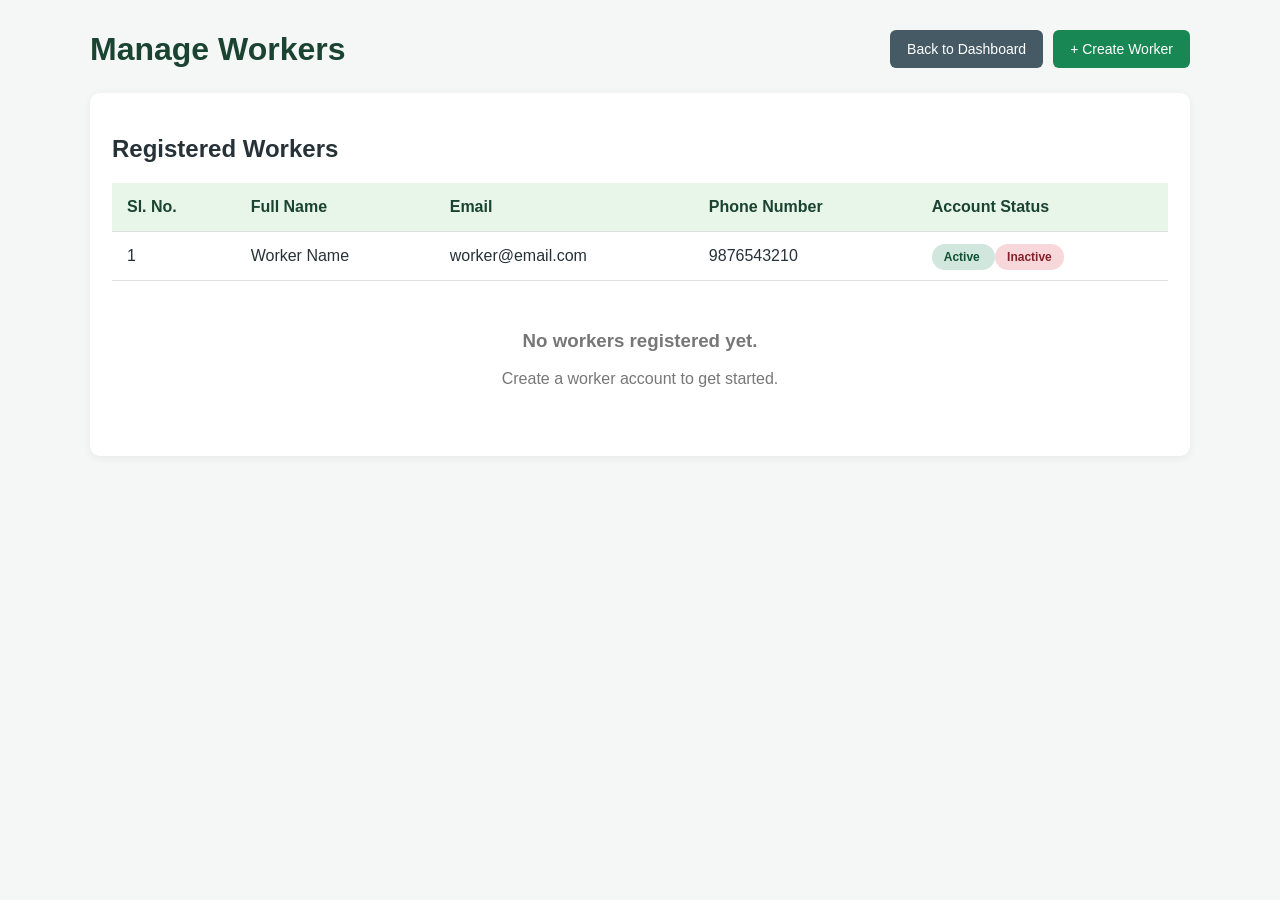
<file: backend/src/main/resources/templates/admin/workers.html>
<!DOCTYPE html>
<html lang="en" xmlns:th="http://www.thymeleaf.org">

<head>
    <meta charset="UTF-8">
    <meta name="viewport" content="width=device-width, initial-scale=1.0">

    <title>Manage Workers | Smart Waste Management</title>

    <style>
        * {
            box-sizing: border-box;
        }

        body {
            margin: 0;
            padding: 30px;
            font-family: Arial, sans-serif;
            background: #f4f7f6;
            color: #263238;
        }

        .container {
            max-width: 1100px;
            margin: auto;
        }

        .header {
            display: flex;
            justify-content: space-between;
            align-items: center;
            flex-wrap: wrap;
            gap: 15px;
            margin-bottom: 25px;
        }

        h1 {
            margin: 0;
            color: #1b4332;
        }

        .buttons {
            display: flex;
            gap: 10px;
        }

        .btn {
            padding: 11px 17px;
            border-radius: 6px;
            text-decoration: none;
            color: white;
            font-size: 14px;
            border: none;
            cursor: pointer;
        }

        .back-btn {
            background: #455a64;
        }

        .create-btn {
            background: #198754;
        }

        .card {
            background: white;
            padding: 22px;
            border-radius: 10px;
            box-shadow: 0 2px 10px rgba(0, 0, 0, 0.06);
            overflow-x: auto;
        }

        table {
            width: 100%;
            border-collapse: collapse;
            min-width: 650px;
        }

        th, td {
            padding: 15px;
            text-align: left;
            border-bottom: 1px solid #e0e0e0;
        }

        th {
            background: #e8f5e9;
            color: #1b4332;
        }

        .status {
            padding: 6px 12px;
            border-radius: 20px;
            font-size: 12px;
            font-weight: bold;
        }

        .active {
            background: #d1e7dd;
            color: #0f5132;
        }

        .inactive {
            background: #f8d7da;
            color: #842029;
        }

        .empty {
            text-align: center;
            padding: 30px;
            color: #777;
        }
    </style>
</head>

<body>

<div class="container">

    <div class="header">

        <h1>Manage Workers</h1>

        <div class="buttons">

            <a th:href="@{/admin/dashboard}" class="btn back-btn">
                Back to Dashboard
            </a>

            <a th:href="@{/admin/workers/new}" class="btn create-btn">
                + Create Worker
            </a>

        </div>

    </div>

    <div class="card">

        <h2>Registered Workers</h2>

        <table th:if="${not #lists.isEmpty(workers)}">

            <thead>
                <tr>
                    <th>Sl. No.</th>
                    <th>Full Name</th>
                    <th>Email</th>
                    <th>Phone Number</th>
                    <th>Account Status</th>
                </tr>
            </thead>

            <tbody>

                <tr th:each="worker, iter : ${workers}">

                    <td th:text="${iter.count}">1</td>

                    <td th:text="${worker.fullName}">
                        Worker Name
                    </td>

                    <td th:text="${worker.email}">
                        worker@email.com
                    </td>

                    <td th:text="${worker.phoneNumber}">
                        9876543210
                    </td>

                    <td>
                        <span th:if="${worker.active}"
                              class="status active">
                            Active
                        </span>

                        <span th:unless="${worker.active}"
                              class="status inactive">
                            Inactive
                        </span>
                    </td>

                </tr>

            </tbody>

        </table>

        <div class="empty"
             th:if="${#lists.isEmpty(workers)}">

            <h3>No workers registered yet.</h3>

            <p>Create a worker account to get started.</p>

        </div>

    </div>

</div>

</body>
</html>
</file>
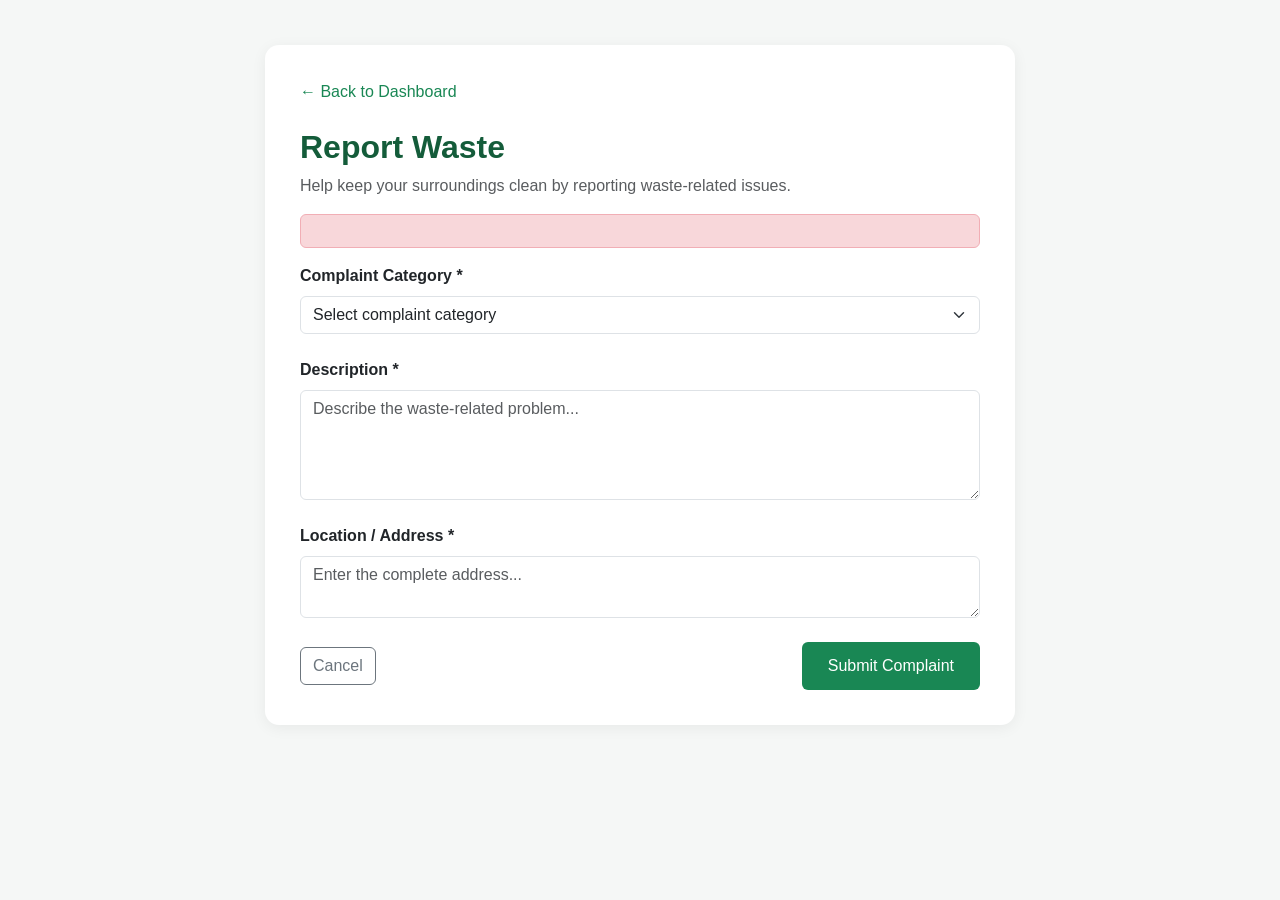
<file: backend/src/main/resources/templates/citizen/complaint-form.html>
<!DOCTYPE html>
<html lang="en" xmlns:th="http://www.thymeleaf.org">
<head>
    <meta charset="UTF-8">
    <meta name="viewport" content="width=device-width, initial-scale=1.0">

    <title>Report Waste | SmartWaste</title>

    <link href="https://cdn.jsdelivr.net/npm/bootstrap@5.3.3/dist/css/bootstrap.min.css"
          rel="stylesheet">

    <style>
        body {
            background: #f5f7f6;
            font-family: Arial, sans-serif;
        }

        .form-container {
            max-width: 750px;
            margin: 45px auto;
            background: white;
            padding: 35px;
            border-radius: 14px;
            box-shadow: 0 3px 15px rgba(0,0,0,0.06);
        }

        .form-title {
            color: #145c3a;
            font-weight: bold;
        }

        .form-label {
            font-weight: 600;
        }

        .btn-submit {
            background: #198754;
            color: white;
            padding: 11px 25px;
        }

        .btn-submit:hover {
            background: #145c3a;
            color: white;
        }
    </style>
</head>

<body>

<div class="container">

    <div class="form-container">

        <a th:href="@{/citizen/dashboard}"
           class="text-success text-decoration-none">
            ← Back to Dashboard
        </a>

        <h2 class="form-title mt-4">Report Waste</h2>

        <p class="text-muted">
            Help keep your surroundings clean by reporting waste-related issues.
        </p>

        <!-- Error Message -->
        <div th:if="${error}"
             class="alert alert-danger"
             th:text="${error}">
        </div>

        <form th:action="@{/citizen/complaints}" method="post">

            <!-- CSRF Token -->
            <input type="hidden"
                   th:name="${_csrf.parameterName}"
                   th:value="${_csrf.token}">

            <!-- Complaint Type -->
            <div class="mb-4">

                <label class="form-label">Complaint Category *</label>

                <select name="complaintType" class="form-select" required>

                    <option value="">Select complaint category</option>

                    <option value="HOME_GARBAGE">
                        Home Garbage Pickup
                    </option>

                    <option value="PUBLIC_DUSTBIN">
                        Public Dustbin Overflow
                    </option>

                    <option value="PUBLIC_AREA">
                        Public Area Cleaning
                    </option>

                </select>

            </div>

            <!-- Description -->
            <div class="mb-4">

                <label class="form-label">Description *</label>

                <textarea name="description"
                          class="form-control"
                          rows="4"
                          placeholder="Describe the waste-related problem..."
                          required></textarea>

            </div>

            <!-- Address -->
            <div class="mb-4">

                <label class="form-label">Location / Address *</label>

                <textarea name="address"
                          class="form-control"
                          rows="2"
                          placeholder="Enter the complete address..."
                          required></textarea>

            </div>

            <!-- Submit -->
            <div class="d-flex justify-content-between align-items-center">

                <a th:href="@{/citizen/dashboard}"
                   class="btn btn-outline-secondary">
                    Cancel
                </a>

                <button type="submit" class="btn btn-submit">
                    Submit Complaint
                </button>

            </div>

        </form>

    </div>

</div>

</body>
</html>
</file>
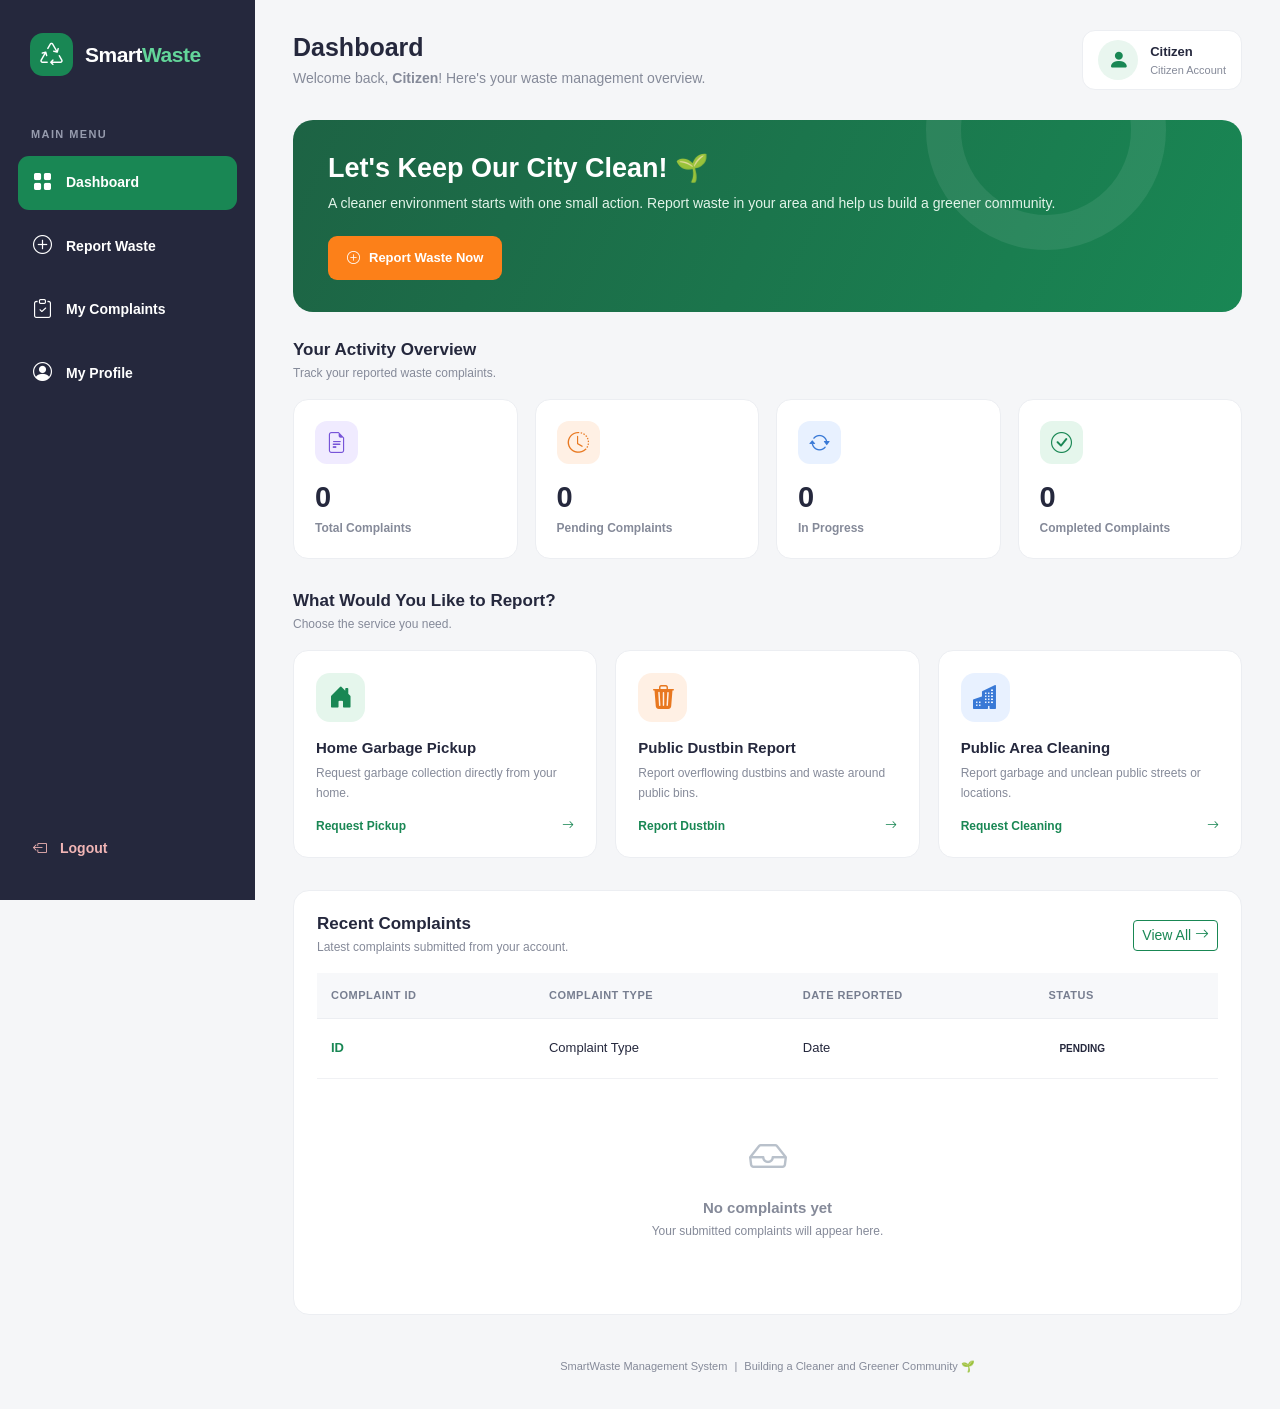
<file: backend/src/main/resources/templates/citizen/dashboard.html>
<!DOCTYPE html>
<html lang="en" xmlns:th="http://www.thymeleaf.org">

<head>
    <meta charset="UTF-8">
    <meta name="viewport" content="width=device-width, initial-scale=1.0">

    <title>Citizen Dashboard | SmartWaste</title>

    <link href="https://cdn.jsdelivr.net/npm/bootstrap@5.3.3/dist/css/bootstrap.min.css"
          rel="stylesheet">

    <link href="https://cdn.jsdelivr.net/npm/bootstrap-icons@1.11.3/font/bootstrap-icons.min.css"
          rel="stylesheet">

    <style>
        :root {
            --navy: #25283D;
            --navy-light: #343951;
            --green: #198754;
            --green-light: #E9F6EF;
            --orange: #FC8019;
            --background: #F5F6F8;
            --text: #25283D;
            --muted: #858A99;
            --white: #FFFFFF;
            --border: #ECEEF2;
        }

        * {
            box-sizing: border-box;
        }

        body {
            margin: 0;
            font-family: "Segoe UI", Arial, sans-serif;
            background: var(--background);
            color: var(--text);
        }

        /* SIDEBAR */

        .sidebar {
            width: 255px;
            height: 100vh;
            position: fixed;
            top: 0;
            left: 0;
            background: var(--navy);
            padding: 28px 18px;
            color: white;
            display: flex;
            flex-direction: column;
            z-index: 1000;
        }

        .brand {
            display: flex;
            align-items: center;
            gap: 12px;
            padding: 5px 12px;
            margin-bottom: 45px;
        }

        .brand-icon {
            width: 43px;
            height: 43px;
            background: var(--green);
            border-radius: 13px;
            display: flex;
            justify-content: center;
            align-items: center;
            font-size: 23px;
        }

        .brand-name {
            font-size: 21px;
            font-weight: 800;
            letter-spacing: -0.5px;
        }

        .brand-name span {
            color: #63D69A;
        }

        .nav-label {
            color: #969BAD;
            font-size: 11px;
            font-weight: 700;
            letter-spacing: 1.4px;
            padding: 0 13px;
            margin-bottom: 13px;
        }

        .sidebar-nav {
            display: flex;
            flex-direction: column;
            gap: 9px;
        }

        .sidebar-nav a {
            display: flex;
            align-items: center;
            gap: 14px;
            padding: 13px 15px;
            color: #C8CBD6;
            text-decoration: none;
            border-radius: 11px;
            font-size: 14px;
            font-weight: 600;
            transition: 0.25s;
        }

        .sidebar-nav a i {
            font-size: 19px;
        }

        .sidebar-nav a:hover,
        .sidebar-nav a.active {
            background: var(--green);
            color: white;
        }

        .sidebar-bottom {
            margin-top: auto;
        }

        .sidebar-bottom form button {
            display: flex;
            align-items: center;
            gap: 13px;
            width: 100%;
            padding: 13px 15px;
            border: none;
            background: transparent;
            color: #F1B5B5;
            font-size: 14px;
            font-weight: 600;
            border-radius: 10px;
            text-align: left;
        }

        .sidebar-bottom form button:hover {
            background: rgba(220, 53, 69, 0.15);
        }

        /* MAIN CONTENT */

        .main-content {
            margin-left: 255px;
            padding: 30px 38px;
            min-height: 100vh;
        }

        /* TOPBAR */

        .topbar {
            display: flex;
            justify-content: space-between;
            align-items: center;
            gap: 20px;
            margin-bottom: 30px;
        }

        .page-heading h2 {
            font-size: 25px;
            font-weight: 800;
            margin: 0;
            color: var(--navy);
        }

        .page-heading p {
            margin: 6px 0 0;
            color: var(--muted);
            font-size: 14px;
        }

        .profile-area {
            display: flex;
            align-items: center;
            gap: 12px;
            background: white;
            padding: 9px 15px;
            border-radius: 13px;
            border: 1px solid var(--border);
        }

        .profile-icon {
            width: 40px;
            height: 40px;
            border-radius: 50%;
            background: var(--green-light);
            color: var(--green);
            display: flex;
            justify-content: center;
            align-items: center;
            font-size: 21px;
        }

        .profile-name {
            font-size: 13px;
            font-weight: 700;
            color: var(--navy);
        }

        .profile-role {
            font-size: 11px;
            color: var(--muted);
        }

        .profile-area a {
            text-decoration: none;
        }

        /* WELCOME BANNER */

        .welcome-banner {
            background: linear-gradient(115deg, #1D6344, #198754);
            border-radius: 20px;
            padding: 32px 35px;
            color: white;
            position: relative;
            overflow: hidden;
            margin-bottom: 28px;
        }

        .welcome-banner::after {
            content: "";
            position: absolute;
            width: 240px;
            height: 240px;
            right: 8%;
            top: -110px;
            border: 35px solid rgba(255,255,255,0.08);
            border-radius: 50%;
        }

        .welcome-content {
            position: relative;
            z-index: 1;
        }

        .welcome-banner h2 {
            color: white;
            font-size: 27px;
            font-weight: 800;
            margin-bottom: 9px;
        }

        .welcome-banner p {
            color: #E2F4E9;
            font-size: 14px;
            margin-bottom: 22px;
        }

        .report-main-btn {
            display: inline-flex;
            align-items: center;
            gap: 9px;
            background: var(--orange);
            color: white;
            padding: 12px 19px;
            border-radius: 9px;
            font-size: 13px;
            font-weight: 700;
            text-decoration: none;
            transition: 0.2s;
        }

        .report-main-btn:hover {
            background: #E66D0B;
            color: white;
            transform: translateY(-2px);
        }

        /* SECTION HEADINGS */

        .section-heading {
            display: flex;
            justify-content: space-between;
            align-items: center;
            margin-bottom: 17px;
        }

        .section-heading h4 {
            color: var(--navy);
            font-size: 17px;
            font-weight: 800;
            margin: 0;
        }

        .section-heading p {
            color: var(--muted);
            font-size: 12px;
            margin: 4px 0 0;
        }

        /* STATISTICS */

        .stats-grid {
            display: grid;
            grid-template-columns: repeat(4, minmax(0, 1fr));
            gap: 17px;
            margin-bottom: 32px;
        }

        .stat-card {
            background: white;
            border: 1px solid var(--border);
            border-radius: 15px;
            padding: 21px;
            transition: 0.25s;
            min-width: 0;
        }

        .stat-card:hover {
            transform: translateY(-4px);
            box-shadow: 0 10px 25px rgba(37, 40, 61, 0.07);
        }

        .stat-top {
            display: flex;
            justify-content: space-between;
            align-items: center;
            margin-bottom: 16px;
        }

        .stat-icon {
            width: 43px;
            height: 43px;
            border-radius: 12px;
            display: flex;
            justify-content: center;
            align-items: center;
            font-size: 21px;
        }

        .icon-purple {
            background: #F0EBFF;
            color: #7754D8;
        }

        .icon-orange {
            background: #FFF0E4;
            color: #E87820;
        }

        .icon-blue {
            background: #E8F1FF;
            color: #3979D6;
        }

        .icon-green {
            background: #E5F6EC;
            color: #198754;
        }

        .stat-value {
            font-size: 29px;
            font-weight: 800;
            color: var(--navy);
            margin: 0;
        }

        .stat-label {
            font-size: 12px;
            color: var(--muted);
            font-weight: 600;
            margin-top: 4px;
        }

        /* QUICK ACTIONS */

        .actions-section {
            margin-bottom: 32px;
        }

        .action-grid {
            display: grid;
            grid-template-columns: repeat(3, minmax(0, 1fr));
            gap: 18px;
        }

        .action-card {
            display: flex;
            flex-direction: column;
            background: white;
            border: 1px solid var(--border);
            border-radius: 15px;
            padding: 22px;
            text-decoration: none;
            color: var(--navy);
            transition: 0.25s;
            min-height: 190px;
        }

        .action-card:hover {
            transform: translateY(-5px);
            box-shadow: 0 12px 28px rgba(37, 40, 61, 0.09);
            border-color: #B9DEC8;
            color: var(--navy);
        }

        .action-icon {
            width: 49px;
            height: 49px;
            border-radius: 14px;
            display: flex;
            align-items: center;
            justify-content: center;
            font-size: 24px;
            margin-bottom: 17px;
        }

        .action-green {
            background: #E5F6EC;
            color: #198754;
        }

        .action-orange {
            background: #FFF0E4;
            color: #E87820;
        }

        .action-blue {
            background: #E8F1FF;
            color: #3979D6;
        }

        .action-card h5 {
            font-size: 15px;
            font-weight: 800;
            margin-bottom: 7px;
        }

        .action-card p {
            font-size: 12px;
            color: var(--muted);
            line-height: 1.6;
            margin: 0 0 14px;
        }

        .action-link {
            display: flex;
            align-items: center;
            justify-content: space-between;
            margin-top: auto;
            color: var(--green);
            font-size: 12px;
            font-weight: 800;
        }

        /* RECENT COMPLAINTS */

        .recent-section {
            background: white;
            border: 1px solid var(--border);
            border-radius: 16px;
            padding: 23px;
            margin-bottom: 25px;
        }

        .table {
            margin: 0;
            vertical-align: middle;
        }

        .table thead th {
            background: #F7F8FA;
            color: #777E90;
            font-size: 11px;
            font-weight: 800;
            text-transform: uppercase;
            letter-spacing: 0.5px;
            padding: 14px;
            border-bottom: 1px solid var(--border);
            white-space: nowrap;
        }

        .table tbody td {
            padding: 16px 14px;
            font-size: 13px;
            color: var(--navy);
            border-bottom: 1px solid #F0F1F4;
        }

        .table tbody tr:last-child td {
            border-bottom: none;
        }

        .complaint-id {
            font-weight: 800;
            color: var(--green);
        }

        .status {
            display: inline-block;
            padding: 6px 11px;
            border-radius: 30px;
            font-size: 10px;
            font-weight: 800;
            white-space: nowrap;
        }

        .status.pending {
            background: #FFF3D8;
            color: #9B6500;
        }

        .status.assigned {
            background: #E8F1FF;
            color: #285CA8;
        }

        .status.in-progress {
            background: #E7F5FA;
            color: #08718B;
        }

        .status.resolved {
            background: #E3F5EA;
            color: #198754;
        }

        .status.rejected {
            background: #FCE8E8;
            color: #B02A37;
        }

        .empty-state {
            text-align: center;
            padding: 35px 15px;
            color: var(--muted);
        }

        .empty-state i {
            display: block;
            font-size: 38px;
            color: #B9C1CB;
            margin-bottom: 12px;
        }

        .empty-state h5 {
            font-size: 15px;
            font-weight: 700;
            margin-bottom: 5px;
        }

        .empty-state p {
            font-size: 12px;
            margin: 0;
        }

        /* FOOTER */

        .page-footer {
            text-align: center;
            padding: 18px 0 5px;
            color: var(--muted);
            font-size: 11px;
        }

        /* RESPONSIVE */

        @media (max-width: 1100px) {
            .stats-grid {
                grid-template-columns: repeat(2, minmax(0, 1fr));
            }

            .main-content {
                padding: 25px;
            }
        }

        @media (max-width: 768px) {
            .sidebar {
                width: 72px;
                padding: 22px 9px;
            }

            .brand {
                justify-content: center;
                padding: 0;
                margin-bottom: 35px;
            }

            .brand-name,
            .nav-label,
            .sidebar-nav a span,
            .sidebar-bottom form button span {
                display: none;
            }

            .sidebar-nav a,
            .sidebar-bottom form button {
                justify-content: center;
                padding: 14px 5px;
            }

            .sidebar-nav a i,
            .sidebar-bottom form button i {
                font-size: 21px;
            }

            .main-content {
                margin-left: 72px;
                padding: 22px 17px;
            }

            .action-grid {
                grid-template-columns: 1fr;
            }

            .topbar {
                align-items: flex-start;
            }

            .welcome-banner {
                padding: 25px;
            }

            .welcome-banner h2 {
                font-size: 22px;
            }
        }

        @media (max-width: 480px) {
            .main-content {
                padding: 18px 12px;
            }

            .stats-grid {
                gap: 10px;
            }

            .stat-card {
                padding: 15px;
            }

            .stat-value {
                font-size: 23px;
            }

            .stat-label {
                font-size: 11px;
            }

            .profile-name,
            .profile-role {
                display: none;
            }

            .page-heading h2 {
                font-size: 20px;
            }

            .welcome-banner {
                padding: 22px 18px;
            }

            .welcome-banner h2 {
                font-size: 20px;
            }

            .recent-section {
                padding: 15px;
            }
        }
    </style>
</head>

<body>

    <!-- SIDEBAR -->
    <aside class="sidebar">

        <div class="brand">
            <div class="brand-icon">
                <i class="bi bi-recycle"></i>
            </div>

            <div class="brand-name">
                Smart<span>Waste</span>
            </div>
        </div>

        <div class="nav-label">MAIN MENU</div>

        <nav class="sidebar-nav">

            <a th:href="@{/citizen/dashboard}" class="active">
                <i class="bi bi-grid-fill"></i>
                <span>Dashboard</span>
            </a>

            <a th:href="@{/citizen/complaints/new}">
                <i class="bi bi-plus-circle"></i>
                <span>Report Waste</span>
            </a>

            <a th:href="@{/citizen/complaints}">
                <i class="bi bi-clipboard-check"></i>
                <span>My Complaints</span>
            </a>

            <a th:href="@{/citizen/profile}">
                <i class="bi bi-person-circle"></i>
                <span>My Profile</span>
            </a>

        </nav>

        <div class="sidebar-bottom">

            <form th:action="@{/logout}" method="post">

                <input type="hidden"
                       th:name="${_csrf.parameterName}"
                       th:value="${_csrf.token}">

                <button type="submit">
                    <i class="bi bi-box-arrow-left"></i>
                    <span>Logout</span>
                </button>

            </form>

        </div>

    </aside>


    <!-- MAIN CONTENT -->
    <main class="main-content">

        <!-- TOPBAR -->
        <header class="topbar">

            <div class="page-heading">

                <h2>Dashboard</h2>

                <p>
                    Welcome back,
                    <strong th:text="${citizen.fullName}">Citizen</strong>!
                    Here's your waste management overview.
                </p>

            </div>

            <div class="profile-area">

                <a th:href="@{/citizen/profile}">
                    <div class="profile-icon">
                        <i class="bi bi-person-fill"></i>
                    </div>
                </a>

                <div>
                    <div class="profile-name"
                         th:text="${citizen.fullName}">
                        Citizen
                    </div>

                    <div class="profile-role">
                        Citizen Account
                    </div>
                </div>

            </div>

        </header>


        <!-- WELCOME BANNER -->
        <section class="welcome-banner">

            <div class="welcome-content">

                <h2>Let's Keep Our City Clean! 🌱</h2>

                <p>
                    A cleaner environment starts with one small action.
                    Report waste in your area and help us build a greener community.
                </p>

                <a th:href="@{/citizen/complaints/new}"
                   class="report-main-btn">

                    <i class="bi bi-plus-circle"></i>
                    Report Waste Now

                </a>

            </div>

        </section>


        <!-- STATISTICS -->
        <section>

            <div class="section-heading">

                <div>
                    <h4>Your Activity Overview</h4>
                    <p>Track your reported waste complaints.</p>
                </div>

            </div>

            <div class="stats-grid">

                <div class="stat-card">

                    <div class="stat-top">
                        <div class="stat-icon icon-purple">
                            <i class="bi bi-file-earmark-text"></i>
                        </div>
                    </div>

                    <h3 class="stat-value" th:text="${total}">0</h3>

                    <div class="stat-label">
                        Total Complaints
                    </div>

                </div>


                <div class="stat-card">

                    <div class="stat-top">
                        <div class="stat-icon icon-orange">
                            <i class="bi bi-clock-history"></i>
                        </div>
                    </div>

                    <h3 class="stat-value" th:text="${pending}">0</h3>

                    <div class="stat-label">
                        Pending Complaints
                    </div>

                </div>


                <div class="stat-card">

                    <div class="stat-top">
                        <div class="stat-icon icon-blue">
                            <i class="bi bi-arrow-repeat"></i>
                        </div>
                    </div>

                    <h3 class="stat-value" th:text="${inProgress}">0</h3>

                    <div class="stat-label">
                        In Progress
                    </div>

                </div>


                <div class="stat-card">

                    <div class="stat-top">
                        <div class="stat-icon icon-green">
                            <i class="bi bi-check-circle"></i>
                        </div>
                    </div>

                    <h3 class="stat-value" th:text="${completed}">0</h3>

                    <div class="stat-label">
                        Completed Complaints
                    </div>

                </div>

            </div>

        </section>


        <!-- QUICK ACTIONS -->
        <section class="actions-section">

            <div class="section-heading">

                <div>
                    <h4>What Would You Like to Report?</h4>
                    <p>Choose the service you need.</p>
                </div>

            </div>

            <div class="action-grid">

                <!-- HOME GARBAGE -->
                <a th:href="@{/citizen/complaints/new}"
                   class="action-card">

                    <div class="action-icon action-green">
                        <i class="bi bi-house-door-fill"></i>
                    </div>

                    <h5>Home Garbage Pickup</h5>

                    <p>
                        Request garbage collection directly
                        from your home.
                    </p>

                    <div class="action-link">
                        Request Pickup
                        <i class="bi bi-arrow-right"></i>
                    </div>

                </a>


                <!-- PUBLIC DUSTBIN -->
                <a th:href="@{/citizen/complaints/new}"
                   class="action-card">

                    <div class="action-icon action-orange">
                        <i class="bi bi-trash3-fill"></i>
                    </div>

                    <h5>Public Dustbin Report</h5>

                    <p>
                        Report overflowing dustbins
                        and waste around public bins.
                    </p>

                    <div class="action-link">
                        Report Dustbin
                        <i class="bi bi-arrow-right"></i>
                    </div>

                </a>


                <!-- PUBLIC AREA -->
                <a th:href="@{/citizen/complaints/new}"
                   class="action-card">

                    <div class="action-icon action-blue">
                        <i class="bi bi-buildings-fill"></i>
                    </div>

                    <h5>Public Area Cleaning</h5>

                    <p>
                        Report garbage and unclean
                        public streets or locations.
                    </p>

                    <div class="action-link">
                        Request Cleaning
                        <i class="bi bi-arrow-right"></i>
                    </div>

                </a>

            </div>

        </section>


        <!-- RECENT COMPLAINTS -->
        <section class="recent-section">

            <div class="section-heading">

                <div>
                    <h4>Recent Complaints</h4>
                    <p>Latest complaints submitted from your account.</p>
                </div>

                <a th:href="@{/citizen/complaints}"
                   class="btn btn-sm btn-outline-success">
                    View All
                    <i class="bi bi-arrow-right"></i>
                </a>

            </div>


            <div class="table-responsive">

                <table class="table">

                    <thead>
                        <tr>
                            <th>Complaint ID</th>
                            <th>Complaint Type</th>
                            <th>Date Reported</th>
                            <th>Status</th>
                        </tr>
                    </thead>

                    <tbody>

                        <tr th:each="complaint : ${recentComplaints}">

                            <td>
                                <span class="complaint-id"
                                      th:text="${#strings.substring(complaint.id.toString(), 0, 8)}">
                                    ID
                                </span>
                            </td>

                            <td th:text="${complaint.complaintType}">
                                Complaint Type
                            </td>

                            <td th:text="${#strings.substring(complaint.createdAt.toString(), 0, 10)}">
                                Date
                            </td>

                            <td>

                                <span class="status"
                                      th:text="${complaint.status}"
                                      th:classappend="${#strings.toLowerCase(complaint.status).replace('_', '-')}">
                                    PENDING
                                </span>

                            </td>

                        </tr>


                        <tr th:if="${#lists.isEmpty(recentComplaints)}">

                            <td colspan="4">

                                <div class="empty-state">

                                    <i class="bi bi-inbox"></i>

                                    <h5>No complaints yet</h5>

                                    <p>
                                        Your submitted complaints will appear here.
                                    </p>

                                </div>

                            </td>

                        </tr>

                    </tbody>

                </table>

            </div>

        </section>


        <!-- FOOTER -->
        <footer class="page-footer">

            SmartWaste Management System
            <span class="mx-1">|</span>
            Building a Cleaner and Greener Community 🌱

        </footer>

    </main>

</body>
</html>
</file>
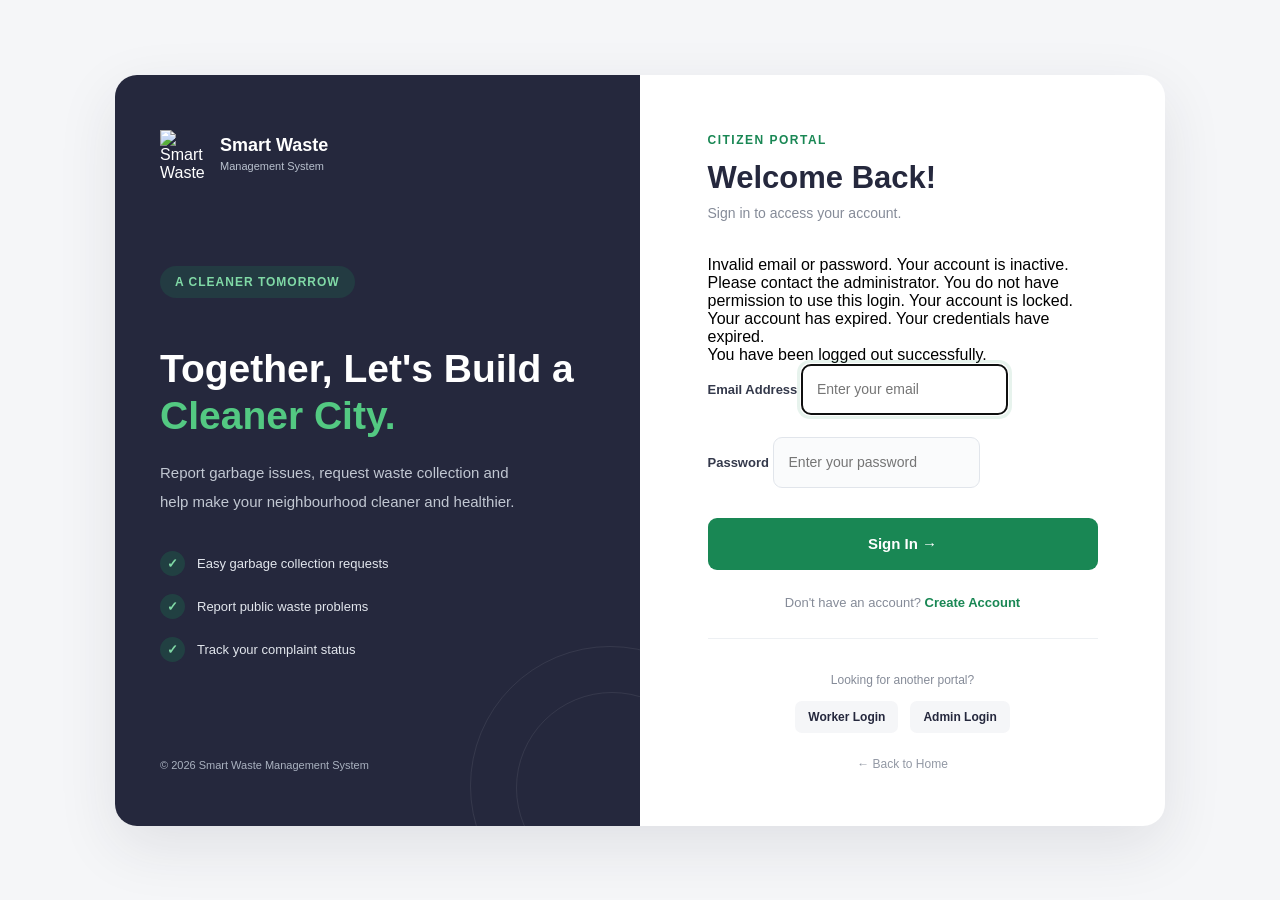
<file: backend/src/main/resources/templates/citizen/login.html>
<!DOCTYPE html>
<html lang="en" xmlns:th="http://www.thymeleaf.org">

<head>
    <meta charset="UTF-8">
    <meta name="viewport" content="width=device-width, initial-scale=1.0">

    <title>Citizen Login | Smart Waste Management</title>

    <link rel="stylesheet"
          th:href="@{/webjars/bootstrap/5.3.3/css/bootstrap.min.css}">

    <link rel="stylesheet" th:href="@{/css/style.css}">

    <style>
        * {
            box-sizing: border-box;
        }

        body {
            margin: 0;
            min-height: 100vh;
            background: #f5f6f8;
            font-family: Arial, sans-serif;
        }

        .login-wrapper {
            min-height: 100vh;
            display: flex;
            align-items: center;
            justify-content: center;
            padding: 35px 20px;
        }

        .login-container {
            width: 100%;
            max-width: 1050px;
            min-height: 620px;
            display: grid;
            grid-template-columns: 1fr 1fr;
            background: white;
            border-radius: 22px;
            overflow: hidden;
            box-shadow: 0 20px 60px rgba(37, 40, 61, 0.10);
        }

        /* LEFT SIDE */

        .login-brand-panel {
            background: #25283d;
            color: white;
            padding: 55px 45px;
            display: flex;
            flex-direction: column;
            justify-content: space-between;
            position: relative;
            overflow: hidden;
        }

        .brand-logo {
            display: flex;
            align-items: center;
            gap: 12px;
            position: relative;
            z-index: 2;
        }

        .brand-logo img {
            width: 48px;
            height: 48px;
            object-fit: contain;
        }

        .brand-logo h3 {
            font-size: 18px;
            font-weight: 800;
            margin: 0;
        }

        .brand-logo small {
            display: block;
            color: #b9c1ce;
            font-size: 11px;
            margin-top: 4px;
        }

        .brand-content {
            position: relative;
            z-index: 2;
            margin-top: 55px;
        }

        .brand-tag {
            display: inline-block;
            background: rgba(25, 135, 84, 0.2);
            color: #80d9a6;
            padding: 9px 15px;
            border-radius: 30px;
            font-size: 12px;
            font-weight: 700;
            letter-spacing: 1px;
            margin-bottom: 22px;
        }

        .brand-content h1 {
            font-size: 39px;
            line-height: 1.2;
            font-weight: 800;
            margin-bottom: 20px;
        }

        .brand-content h1 span {
            color: #53c982;
        }

        .brand-content p {
            color: #c1c7d2;
            font-size: 15px;
            line-height: 1.9;
            max-width: 380px;
        }

        .brand-features {
            margin-top: 35px;
        }

        .brand-feature {
            display: flex;
            align-items: center;
            gap: 12px;
            margin-bottom: 18px;
            color: #e2e6ed;
            font-size: 13px;
        }

        .feature-check {
            width: 25px;
            height: 25px;
            display: grid;
            place-items: center;
            background: rgba(25, 135, 84, 0.25);
            color: #80d9a6;
            border-radius: 50%;
            font-weight: bold;
        }

        .brand-footer {
            color: #aab2c0;
            font-size: 11px;
            margin-top: 45px;
            position: relative;
            z-index: 2;
        }

        .decoration-circle {
            position: absolute;
            width: 280px;
            height: 280px;
            border: 1px solid rgba(255,255,255,0.08);
            border-radius: 50%;
            right: -110px;
            bottom: -100px;
        }

        .decoration-circle::after {
            content: "";
            position: absolute;
            width: 190px;
            height: 190px;
            border: 1px solid rgba(255,255,255,0.08);
            border-radius: 50%;
            top: 45px;
            left: 45px;
        }

        /* RIGHT SIDE */

        .login-form-panel {
            display: flex;
            align-items: center;
            justify-content: center;
            padding: 55px 55px;
        }

        .login-form-content {
            width: 100%;
            max-width: 390px;
        }

        .login-heading {
            margin-bottom: 35px;
        }

        .login-heading small {
            color: #198754;
            font-size: 12px;
            font-weight: 800;
            letter-spacing: 1.5px;
            text-transform: uppercase;
        }

        .login-heading h2 {
            color: #25283d;
            font-size: 31px;
            font-weight: 800;
            margin: 12px 0 9px;
        }

        .login-heading p {
            color: #858b98;
            font-size: 14px;
            margin: 0;
        }

        .login-form .form-label {
            color: #34394b;
            font-size: 13px;
            font-weight: 700;
            margin-bottom: 9px;
        }

        .login-form .form-control {
            height: 51px;
            border: 1px solid #e1e5eb;
            border-radius: 9px;
            padding: 12px 15px;
            font-size: 14px;
            background: #fafbfc;
            box-shadow: none;
        }

        .login-form .form-control:focus {
            border-color: #198754;
            background: white;
            box-shadow: 0 0 0 4px rgba(25, 135, 84, 0.10);
        }

        .login-field {
            margin-bottom: 22px;
        }

        .login-submit {
            width: 100%;
            height: 52px;
            border: none;
            border-radius: 9px;
            background: #198754;
            color: white;
            font-size: 15px;
            font-weight: 800;
            margin-top: 8px;
            transition: 0.2s ease;
        }

        .login-submit:hover {
            background: #146c43;
            transform: translateY(-2px);
            box-shadow: 0 8px 18px rgba(25, 135, 84, 0.2);
        }

        .register-text {
            text-align: center;
            color: #858b98;
            font-size: 13px;
            margin-top: 25px;
        }

        .register-text a {
            color: #198754;
            font-weight: 800;
            text-decoration: none;
        }

        .register-text a:hover {
            text-decoration: underline;
        }

        .other-logins {
            border-top: 1px solid #edf0f3;
            margin-top: 28px;
            padding-top: 22px;
            text-align: center;
        }

        .other-logins p {
            color: #858b98;
            font-size: 12px;
            margin-bottom: 14px;
        }

        .role-links {
            display: flex;
            justify-content: center;
            gap: 12px;
        }

        .role-links a {
            color: #25283d;
            font-size: 12px;
            font-weight: 700;
            text-decoration: none;
            padding: 9px 13px;
            background: #f5f6f8;
            border-radius: 7px;
            transition: 0.2s;
        }

        .role-links a:hover {
            background: #e5f3e9;
            color: #198754;
        }

        .back-home {
            display: block;
            text-align: center;
            margin-top: 24px;
            color: #9298a4;
            font-size: 12px;
            text-decoration: none;
        }

        .back-home:hover {
            color: #198754;
        }

        /* MOBILE */

        @media (max-width: 768px) {

            .login-wrapper {
                padding: 15px;
            }

            .login-container {
                grid-template-columns: 1fr;
                max-width: 480px;
            }

            .login-brand-panel {
                padding: 30px;
                min-height: 330px;
            }

            .brand-content {
                margin-top: 35px;
            }

            .brand-content h1 {
                font-size: 29px;
            }

            .brand-content p {
                font-size: 13px;
            }

            .brand-features {
                display: none;
            }

            .brand-footer {
                margin-top: 30px;
            }

            .login-form-panel {
                padding: 40px 28px;
            }

            .login-heading h2 {
                font-size: 27px;
            }
        }

    </style>
</head>

<body>

<div class="login-wrapper">

    <div class="login-container">

        <!-- LEFT BRANDING PANEL -->

        <div class="login-brand-panel">

            <div class="brand-logo">
                <img th:src="@{/images/smart-waste-logo.svg}"
                     alt="Smart Waste Logo">

                <div>
                    <h3>Smart Waste</h3>
                    <small>Management System</small>
                </div>
            </div>

            <div class="brand-content">

                <div class="brand-tag">
                    A CLEANER TOMORROW
                </div>

                <h1>
                    Together, Let's Build a
                    <span>Cleaner City.</span>
                </h1>

                <p>
                    Report garbage issues, request waste collection
                    and help make your neighbourhood cleaner and healthier.
                </p>

                <div class="brand-features">

                    <div class="brand-feature">
                        <span class="feature-check">✓</span>
                        Easy garbage collection requests
                    </div>

                    <div class="brand-feature">
                        <span class="feature-check">✓</span>
                        Report public waste problems
                    </div>

                    <div class="brand-feature">
                        <span class="feature-check">✓</span>
                        Track your complaint status
                    </div>

                </div>

            </div>

            <div class="brand-footer">
                © 2026 Smart Waste Management System
            </div>

            <div class="decoration-circle"></div>

        </div>


        <!-- RIGHT LOGIN PANEL -->

        <div class="login-form-panel">

            <div class="login-form-content">

                <div class="login-heading">

                    <small>CITIZEN PORTAL</small>

                    <h2>Welcome Back!</h2>

                    <p>Sign in to access your account.</p>

                </div>


                <!-- ERROR MESSAGES -->

                <div th:if="${param.error}"
                     class="alert alert-danger"
                     role="alert">

                    <span th:if="${param.error[0] == 'invalid'}">
                        Invalid email or password.
                    </span>

                    <span th:if="${param.error[0] == 'disabled'}">
                        Your account is inactive. Please contact the administrator.
                    </span>

                    <span th:if="${param.error[0] == 'role'}">
                        You do not have permission to use this login.
                    </span>

                    <span th:if="${param.error[0] == 'locked'}">
                        Your account is locked.
                    </span>

                    <span th:if="${param.error[0] == 'expired'}">
                        Your account has expired.
                    </span>

                    <span th:if="${param.error[0] == 'credentials'}">
                        Your credentials have expired.
                    </span>

                </div>


                <div th:if="${param.logout}"
                     class="alert alert-success"
                     role="alert">

                    You have been logged out successfully.

                </div>


                <!-- LOGIN FORM -->

                <form th:action="@{/login}"
                      method="post"
                      class="login-form">

                    <input type="hidden" name="role" value="citizen"/>

                    <div class="login-field">

                        <label for="email" class="form-label">
                            Email Address
                        </label>

                        <input type="email"
                               class="form-control"
                               id="email"
                               name="email"
                               placeholder="Enter your email"
                               autocomplete="username"
                               required
                               autofocus>

                    </div>


                    <div class="login-field">

                        <label for="password" class="form-label">
                            Password
                        </label>

                        <input type="password"
                               class="form-control"
                               id="password"
                               name="password"
                               placeholder="Enter your password"
                               autocomplete="current-password"
                               required>

                    </div>


                    <button type="submit" class="login-submit">
                        Sign In →
                    </button>

                </form>


                <div class="register-text">
                    Don't have an account?
                    <a th:href="@{/citizen/register}">Create Account</a>
                </div>


                <div class="other-logins">

                    <p>Looking for another portal?</p>

                    <div class="role-links">

                        <a th:href="@{/worker/login}">
                            Worker Login
                        </a>

                        <a th:href="@{/admin/login}">
                            Admin Login
                        </a>

                    </div>

                </div>


                <a th:href="@{/}" class="back-home">
                    ← Back to Home
                </a>

            </div>

        </div>

    </div>

</div>

</body>
</html>
</file>
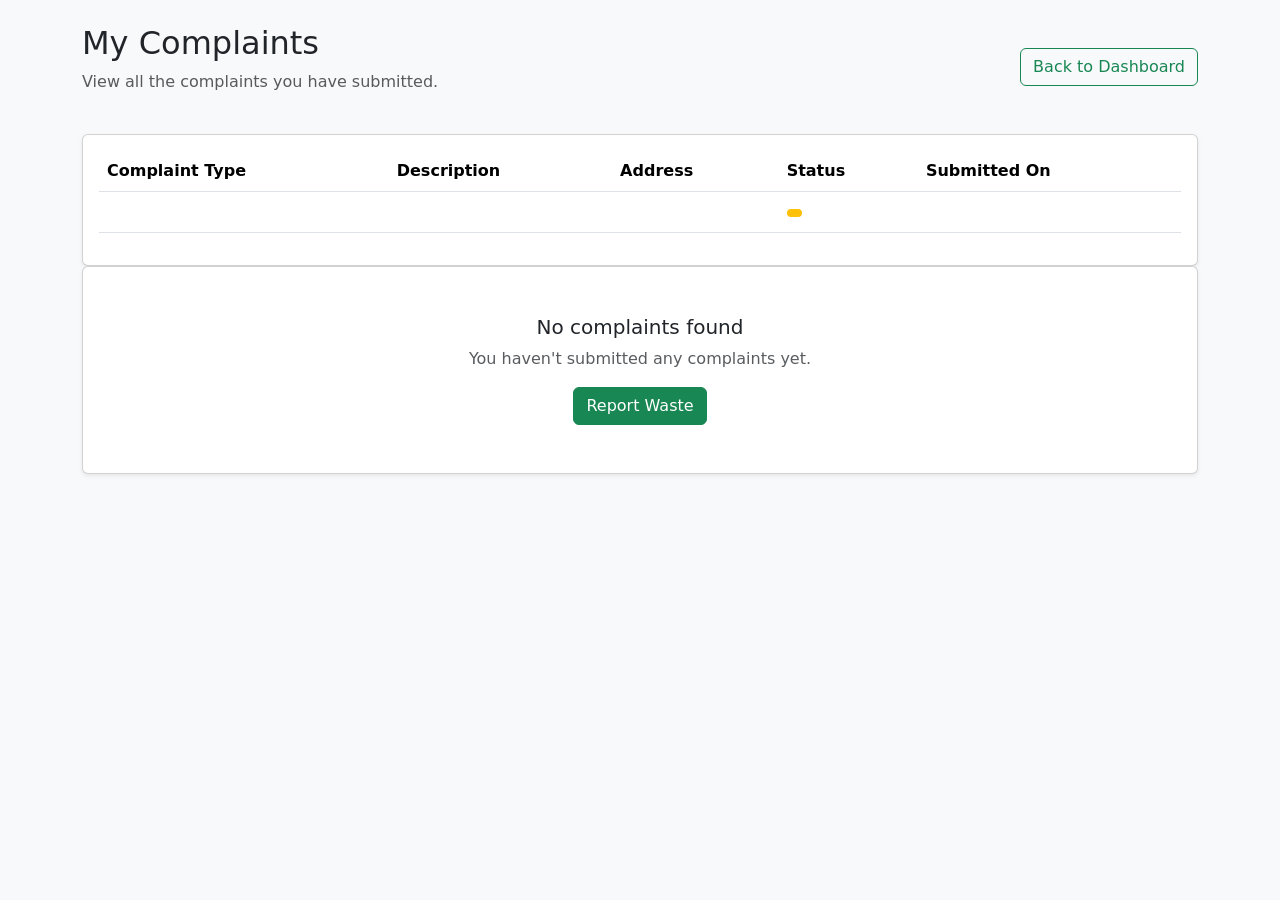
<file: backend/src/main/resources/templates/citizen/my-complaints.html>
<!DOCTYPE html>
<html lang="en" xmlns:th="http://www.thymeleaf.org">
<head>
    <meta charset="UTF-8">
    <meta name="viewport" content="width=device-width, initial-scale=1.0">
    <title>My Complaints</title>

    <link href="https://cdn.jsdelivr.net/npm/bootstrap@5.3.3/dist/css/bootstrap.min.css"
          rel="stylesheet">
</head>

<body class="bg-light">

<div class="container py-4">

    <div class="d-flex justify-content-between align-items-center mb-4">
        <div>
            <h2>My Complaints</h2>
            <p class="text-muted">View all the complaints you have submitted.</p>
        </div>

        <a th:href="@{/citizen/dashboard}" class="btn btn-outline-success">
            Back to Dashboard
        </a>
    </div>

    <!-- When complaints exist -->
    <div class="card shadow-sm" th:if="${not #lists.isEmpty(complaints)}">
        <div class="card-body table-responsive">

            <table class="table table-hover align-middle">
                <thead>
                <tr>
                    <th>Complaint Type</th>
                    <th>Description</th>
                    <th>Address</th>
                    <th>Status</th>
                    <th>Submitted On</th>
                </tr>
                </thead>

                <tbody>
                <tr th:each="complaint : ${complaints}">
                    <td th:text="${complaint.complaintType}"></td>
                    <td th:text="${complaint.description}"></td>
                    <td th:text="${complaint.address}"></td>
                    <td>
                        <span class="badge bg-warning text-dark"
                              th:text="${complaint.status}">
                        </span>
                    </td>
                    <td th:text="${complaint.createdAt}"></td>
                </tr>
                </tbody>
            </table>

        </div>
    </div>

    <!-- When there are no complaints -->
    <div class="card shadow-sm text-center p-5"
         th:if="${#lists.isEmpty(complaints)}">

        <h5>No complaints found</h5>
        <p class="text-muted">
            You haven't submitted any complaints yet.
        </p>

        <div>
            <a th:href="@{/citizen/complaints/new}"
               class="btn btn-success">
                Report Waste
            </a>
        </div>
    </div>

</div>

</body>
</html>
</file>
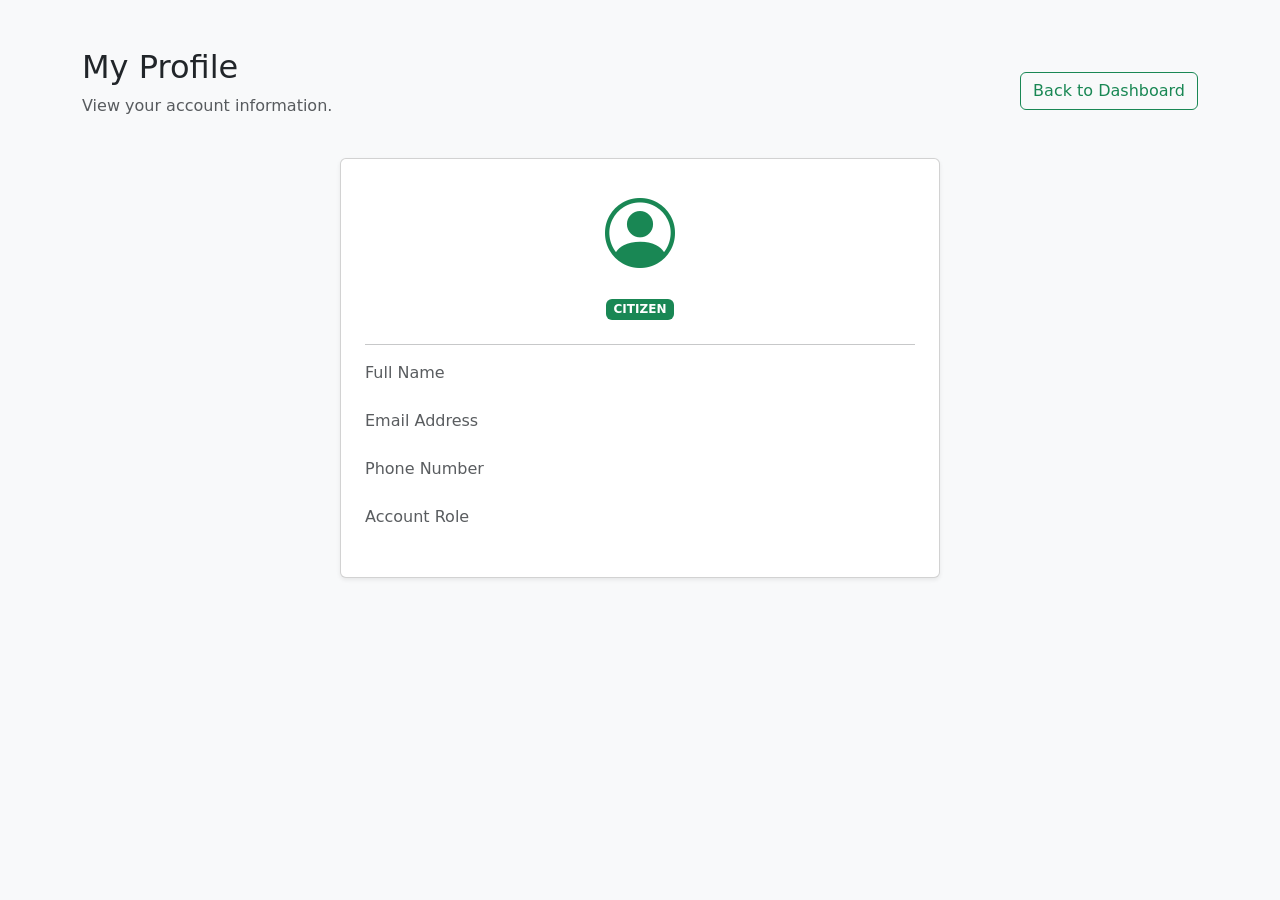
<file: backend/src/main/resources/templates/citizen/profile.html>
<!DOCTYPE html>
<html lang="en" xmlns:th="http://www.thymeleaf.org">

<head>
    <meta charset="UTF-8">
    <meta name="viewport" content="width=device-width, initial-scale=1.0">

    <title>My Profile</title>

    <link href="https://cdn.jsdelivr.net/npm/bootstrap@5.3.3/dist/css/bootstrap.min.css"
          rel="stylesheet">

    <link rel="stylesheet"
          href="https://cdn.jsdelivr.net/npm/bootstrap-icons@1.11.3/font/bootstrap-icons.min.css">
</head>

<body class="bg-light">

<div class="container py-5">

    <div class="d-flex justify-content-between align-items-center mb-4">
        <div>
            <h2>My Profile</h2>
            <p class="text-muted">View your account information.</p>
        </div>

        <a th:href="@{/citizen/dashboard}" class="btn btn-outline-success">
            Back to Dashboard
        </a>
    </div>

    <div class="card shadow-sm mx-auto" style="max-width: 600px;">

        <div class="card-body p-4">

            <div class="text-center mb-4">

                <i class="bi bi-person-circle"
                   style="font-size: 70px; color: #198754;"></i>

                <h4 class="mt-2" th:text="${citizen.fullName}"></h4>

                <span class="badge bg-success">CITIZEN</span>

            </div>

            <hr>

            <div class="mb-3">
                <label class="form-label text-muted">Full Name</label>
                <p class="fw-semibold" th:text="${citizen.fullName}"></p>
            </div>

            <div class="mb-3">
                <label class="form-label text-muted">Email Address</label>
                <p class="fw-semibold" th:text="${citizen.email}"></p>
            </div>

            <div class="mb-3">
                <label class="form-label text-muted">Phone Number</label>
                <p class="fw-semibold" th:text="${citizen.phoneNumber}"></p>
            </div>

            <div class="mb-3">
                <label class="form-label text-muted">Account Role</label>
                <p class="fw-semibold" th:text="${citizen.role}"></p>
            </div>

        </div>
    </div>

</div>

</body>
</html>
</file>
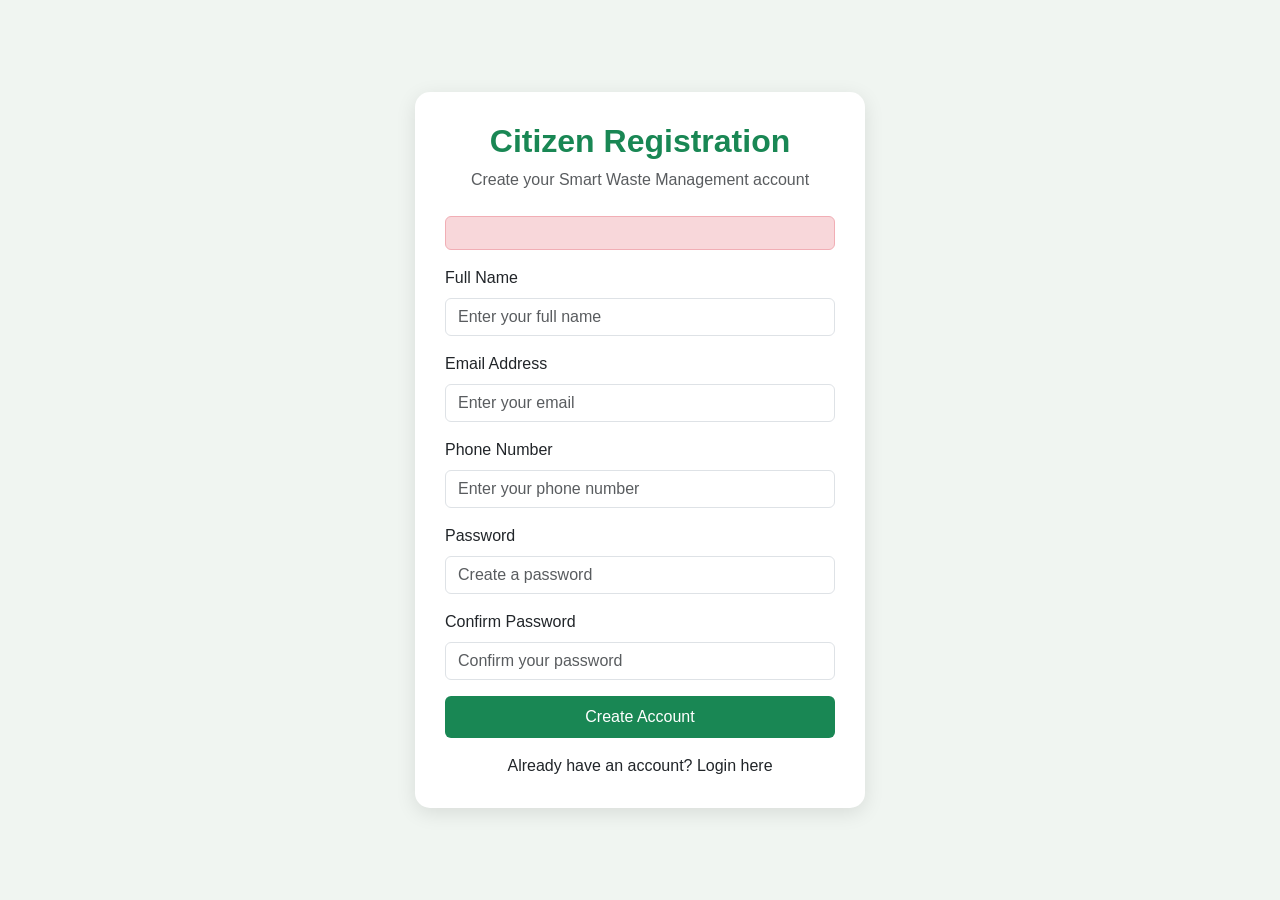
<file: backend/src/main/resources/templates/citizen/register.html>
<!DOCTYPE html>
<html lang="en" xmlns:th="http://www.thymeleaf.org">
<head>
    <meta charset="UTF-8">
    <meta name="viewport" content="width=device-width, initial-scale=1.0">
    <title>Citizen Registration | Smart Waste Management</title>

    <link href="https://cdn.jsdelivr.net/npm/bootstrap@5.3.3/dist/css/bootstrap.min.css"
          rel="stylesheet">

    <style>
        body {
            background: #f0f5f1;
            min-height: 100vh;
            display: flex;
            align-items: center;
            justify-content: center;
            font-family: Arial, sans-serif;
        }

        .register-card {
            background: white;
            width: 100%;
            max-width: 450px;
            padding: 30px;
            border-radius: 15px;
            box-shadow: 0 5px 20px rgba(0,0,0,0.1);
        }

        h2 {
            color: #198754;
            font-weight: bold;
        }

        .btn-register {
            background: #198754;
            color: white;
            width: 100%;
        }

        .btn-register:hover {
            background: #146c43;
            color: white;
        }
    </style>
</head>

<body>

<div class="register-card">

    <div class="text-center mb-4">
        <h2>Citizen Registration</h2>
        <p class="text-muted">Create your Smart Waste Management account</p>
    </div>

    <div th:if="${error}" class="alert alert-danger" th:text="${error}"></div>

    <form th:action="@{/citizen/register}" method="post">

        <input type="hidden"
               th:name="${_csrf.parameterName}"
               th:value="${_csrf.token}">

        <div class="mb-3">
            <label class="form-label">Full Name</label>
            <input type="text" name="fullName" class="form-control"
                   placeholder="Enter your full name" required>
        </div>

        <div class="mb-3">
            <label class="form-label">Email Address</label>
            <input type="email" name="email" class="form-control"
                   placeholder="Enter your email" required>
        </div>

        <div class="mb-3">
            <label class="form-label">Phone Number</label>
            <input type="tel" name="phoneNumber" class="form-control"
                   placeholder="Enter your phone number" required>
        </div>

        <div class="mb-3">
            <label class="form-label">Password</label>
            <input type="password" name="password" class="form-control"
                   placeholder="Create a password" minlength="8" required>
        </div>

        <div class="mb-3">
            <label class="form-label">Confirm Password</label>
            <input type="password" name="confirmPassword" class="form-control"
                   placeholder="Confirm your password" required>
        </div>

        <button type="submit" class="btn btn-register py-2">
            Create Account
        </button>

    </form>

    <div class="text-center mt-3">
        <p class="mb-0">
            Already have an account?
            <a th:href="@{/citizen/login}">Login here</a>
        </p>
    </div>

</div>

</body>
</html>
</file>
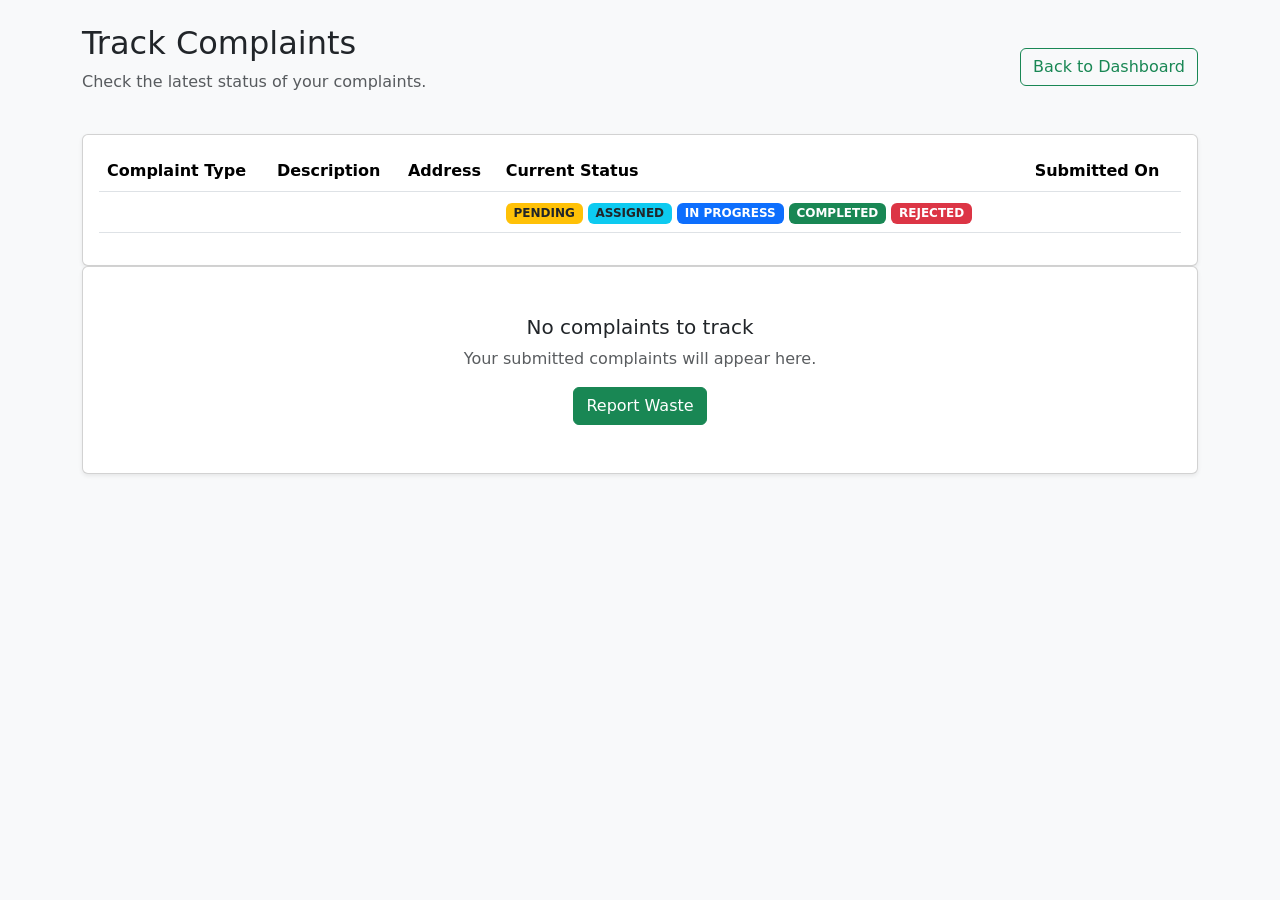
<file: backend/src/main/resources/templates/citizen/track-complaints.html>
<!DOCTYPE html>
<html lang="en" xmlns:th="http://www.thymeleaf.org">

<head>
    <meta charset="UTF-8">
    <meta name="viewport" content="width=device-width, initial-scale=1.0">
    <title>Track Complaints</title>

    <link href="https://cdn.jsdelivr.net/npm/bootstrap@5.3.3/dist/css/bootstrap.min.css"
          rel="stylesheet">
</head>

<body class="bg-light">

<div class="container py-4">

    <div class="d-flex justify-content-between align-items-center mb-4">
        <div>
            <h2>Track Complaints</h2>
            <p class="text-muted">Check the latest status of your complaints.</p>
        </div>

        <a th:href="@{/citizen/dashboard}" class="btn btn-outline-success">
            Back to Dashboard
        </a>
    </div>

    <div class="card shadow-sm"
         th:if="${not #lists.isEmpty(complaints)}">

        <div class="card-body table-responsive">

            <table class="table table-hover align-middle">

                <thead>
                <tr>
                    <th>Complaint Type</th>
                    <th>Description</th>
                    <th>Address</th>
                    <th>Current Status</th>
                    <th>Submitted On</th>
                </tr>
                </thead>

                <tbody>
                <tr th:each="complaint : ${complaints}">
                    <td th:text="${complaint.complaintType}"></td>
                    <td th:text="${complaint.description}"></td>
                    <td th:text="${complaint.address}"></td>

                    <td>
                        <span class="badge bg-warning text-dark"
                              th:if="${complaint.status == 'PENDING'}">
                            PENDING
                        </span>

                        <span class="badge bg-info text-dark"
                              th:if="${complaint.status == 'ASSIGNED'}">
                            ASSIGNED
                        </span>

                        <span class="badge bg-primary"
                              th:if="${complaint.status == 'IN_PROGRESS'}">
                            IN PROGRESS
                        </span>

                        <span class="badge bg-success"
                              th:if="${complaint.status == 'COMPLETED'}">
                            COMPLETED
                        </span>

                        <span class="badge bg-danger"
                              th:if="${complaint.status == 'REJECTED'}">
                            REJECTED
                        </span>
                    </td>

                    <td th:text="${complaint.createdAt}"></td>
                </tr>
                </tbody>

            </table>
        </div>
    </div>

    <div class="card shadow-sm text-center p-5"
         th:if="${#lists.isEmpty(complaints)}">

        <h5>No complaints to track</h5>

        <p class="text-muted">
            Your submitted complaints will appear here.
        </p>

        <div>
            <a th:href="@{/citizen/complaints/new}"
               class="btn btn-success">
                Report Waste
            </a>
        </div>

    </div>

</div>

</body>
</html>
</file>
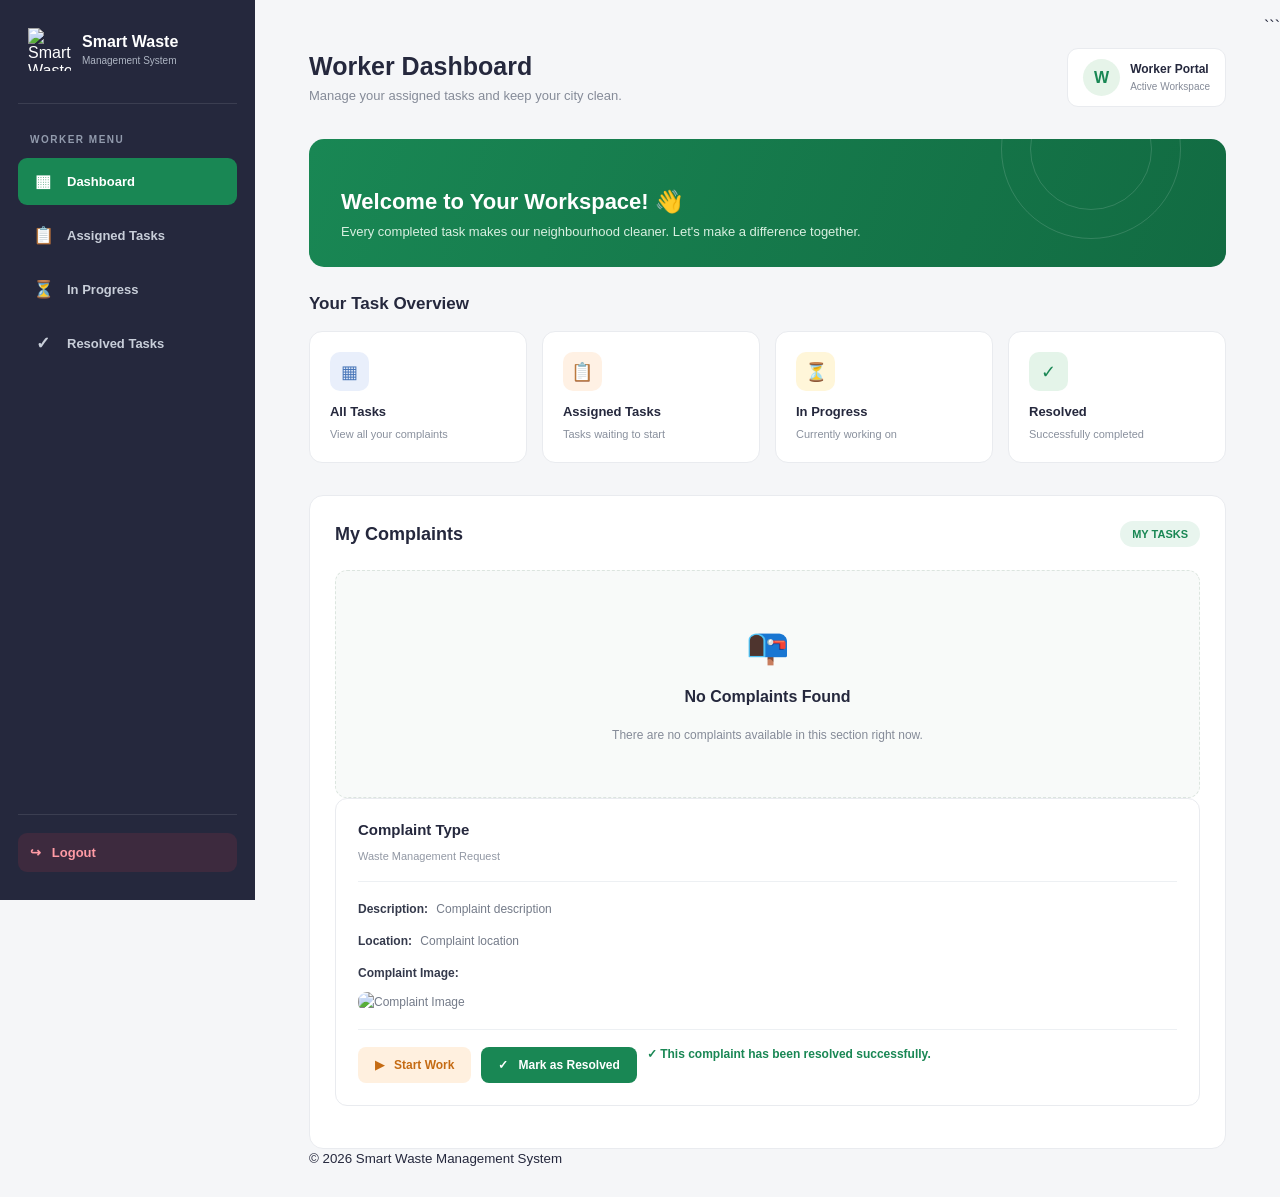
<file: backend/src/main/resources/templates/worker/dashboard.html>
<!DOCTYPE html>

<html lang="en" xmlns:th="http://www.thymeleaf.org">

<head>
    <meta charset="UTF-8">
    <meta name="viewport" content="width=device-width, initial-scale=1.0">

```
<title>Worker Dashboard | Smart Waste Management</title>

<link rel="stylesheet"
      th:href="@{/webjars/bootstrap/5.3.3/css/bootstrap.min.css}">

<link rel="stylesheet" th:href="@{/css/style.css}">

<style>
    * {
        box-sizing: border-box;
    }

    body {
        margin: 0;
        background: #f5f6f8;
        font-family: Arial, sans-serif;
        color: #25283d;
    }

    .worker-layout {
        display: flex;
        min-height: 100vh;
    }

    /* SIDEBAR */

    .worker-sidebar {
        width: 255px;
        background: #25283d;
        color: white;
        padding: 28px 18px;
        display: flex;
        flex-direction: column;
        position: fixed;
        top: 0;
        bottom: 0;
        left: 0;
        z-index: 100;
    }

    .sidebar-brand {
        display: flex;
        align-items: center;
        gap: 11px;
        padding: 0 10px 32px;
        border-bottom: 1px solid rgba(255,255,255,.1);
    }

    .sidebar-brand img {
        width: 43px;
        height: 43px;
        object-fit: contain;
    }

    .sidebar-brand h4 {
        font-size: 16px;
        font-weight: 800;
        margin: 0;
    }

    .sidebar-brand small {
        display: block;
        color: #aeb5c3;
        font-size: 10px;
        margin-top: 4px;
    }

    .sidebar-label {
        color: #929bad;
        font-size: 10px;
        font-weight: 800;
        letter-spacing: 1.5px;
        margin: 30px 12px 13px;
    }

    .sidebar-link {
        display: flex;
        align-items: center;
        gap: 13px;
        padding: 13px 14px;
        margin-bottom: 7px;
        color: #c8ced9;
        text-decoration: none;
        border-radius: 9px;
        font-size: 13px;
        font-weight: 600;
        transition: .2s;
    }

    .sidebar-link:hover,
    .sidebar-link.active {
        background: #198754;
        color: white;
    }

    .sidebar-icon {
        width: 22px;
        text-align: center;
        font-size: 17px;
    }

    .sidebar-bottom {
        margin-top: auto;
        border-top: 1px solid rgba(255,255,255,.1);
        padding-top: 18px;
    }

    .logout-button {
        width: 100%;
        border: none;
        background: rgba(220,53,69,.13);
        color: #ff9ba5;
        padding: 12px;
        border-radius: 9px;
        font-size: 13px;
        font-weight: 700;
        text-align: left;
    }

    .logout-button:hover {
        background: #dc3545;
        color: white;
    }

    /* MAIN CONTENT */

    .worker-main {
        margin-left: 255px;
        width: calc(100% - 255px);
        padding: 30px 38px;
    }

    .topbar {
        display: flex;
        justify-content: space-between;
        align-items: center;
        margin-bottom: 32px;
    }

    .topbar h2 {
        font-size: 25px;
        font-weight: 800;
        margin: 0;
    }

    .topbar p {
        margin: 7px 0 0;
        color: #858b98;
        font-size: 13px;
    }

    .worker-badge {
        display: flex;
        align-items: center;
        gap: 10px;
        background: white;
        border: 1px solid #e9ebef;
        border-radius: 11px;
        padding: 10px 15px;
    }

    .worker-avatar {
        display: grid;
        place-items: center;
        width: 37px;
        height: 37px;
        border-radius: 50%;
        background: #e6f4e9;
        color: #198754;
        font-weight: 800;
    }

    .worker-badge strong {
        display: block;
        font-size: 12px;
    }

    .worker-badge small {
        color: #858b98;
        font-size: 10px;
    }

    /* WELCOME BANNER */

    .welcome-banner {
        background: linear-gradient(110deg, #198754, #126b42);
        color: white;
        padding: 28px 32px;
        border-radius: 15px;
        margin-bottom: 27px;
        position: relative;
        overflow: hidden;
    }

    .welcome-banner h3 {
        font-size: 22px;
        font-weight: 800;
        margin-bottom: 9px;
    }

    .welcome-banner p {
        color: #d9f0e1;
        font-size: 13px;
        margin: 0;
    }

    .welcome-decoration {
        position: absolute;
        width: 180px;
        height: 180px;
        border: 1px solid rgba(255,255,255,.14);
        border-radius: 50%;
        right: 45px;
        top: -80px;
    }

    .welcome-decoration::after {
        content: "";
        position: absolute;
        width: 120px;
        height: 120px;
        border: 1px solid rgba(255,255,255,.14);
        border-radius: 50%;
        top: 28px;
        left: 28px;
    }

    /* TASK FILTER CARDS */

    .section-title {
        font-size: 17px;
        font-weight: 800;
        margin-bottom: 17px;
    }

    .filter-grid {
        display: grid;
        grid-template-columns: repeat(4, 1fr);
        gap: 15px;
        margin-bottom: 32px;
    }

    .filter-card {
        display: block;
        padding: 20px;
        background: white;
        border: 1px solid #e9ebef;
        border-radius: 13px;
        text-decoration: none;
        transition: .2s;
    }

    .filter-card:hover {
        transform: translateY(-4px);
        box-shadow: 0 9px 22px rgba(37,40,61,.07);
        border-color: #c9e3d1;
    }

    .filter-card.active {
        border: 2px solid #198754;
        background: #f2faf4;
    }

    .filter-icon {
        display: grid;
        place-items: center;
        width: 39px;
        height: 39px;
        border-radius: 10px;
        font-size: 18px;
        margin-bottom: 13px;
    }

    .filter-all .filter-icon {
        background: #e9effb;
        color: #4775b8;
    }

    .filter-assigned .filter-icon {
        background: #fff1e4;
        color: #fc8019;
    }

    .filter-progress .filter-icon {
        background: #fff6d9;
        color: #b8860b;
    }

    .filter-resolved .filter-icon {
        background: #e4f4e9;
        color: #198754;
    }

    .filter-card strong {
        display: block;
        color: #25283d;
        font-size: 13px;
        margin-bottom: 5px;
    }

    .filter-card small {
        color: #89909d;
        font-size: 11px;
    }

    /* COMPLAINTS */

    .complaints-section {
        background: white;
        border: 1px solid #e9ebef;
        border-radius: 14px;
        padding: 25px;
    }

    .complaints-header {
        display: flex;
        justify-content: space-between;
        align-items: center;
        gap: 15px;
        margin-bottom: 23px;
    }

    .complaints-header h3 {
        font-size: 18px;
        font-weight: 800;
        margin: 0;
    }

    .complaint-count {
        background: #e8f5ee;
        color: #198754;
        padding: 7px 12px;
        border-radius: 20px;
        font-size: 11px;
        font-weight: 800;
    }

    .complaint-card {
        border: 1px solid #e9ebef;
        border-radius: 12px;
        padding: 22px;
        margin-bottom: 17px;
        transition: .2s;
    }

    .complaint-card:hover {
        border-color: #c9e3d1;
        box-shadow: 0 6px 18px rgba(37,40,61,.05);
    }

    .complaint-top {
        display: flex;
        justify-content: space-between;
        align-items: flex-start;
        gap: 12px;
    }

    .complaint-top h4 {
        font-size: 15px;
        font-weight: 800;
        margin: 0 0 8px;
    }

    .complaint-type-label {
        color: #9298a4;
        font-size: 11px;
    }

    .status-badge {
        padding: 7px 12px;
        border-radius: 20px;
        font-size: 10px;
        font-weight: 800;
        white-space: nowrap;
    }

    .status-assigned {
        background: #fff0df;
        color: #c56b13;
    }

    .status-progress {
        background: #fff5d7;
        color: #9b7600;
    }

    .status-resolved {
        background: #e5f4e9;
        color: #198754;
    }

    .complaint-divider {
        border: 0;
        border-top: 1px solid #edf0f3;
        margin: 17px 0;
    }

    .complaint-detail {
        margin-bottom: 12px;
        color: #747b89;
        font-size: 12px;
        line-height: 1.7;
    }

    .complaint-detail strong {
        color: #34394b;
        margin-right: 5px;
    }

    .complaint-image {
        max-width: 230px;
        max-height: 180px;
        object-fit: cover;
        border-radius: 9px;
        margin-top: 8px;
        display: block;
    }

    .complaint-actions {
        display: flex;
        gap: 10px;
        flex-wrap: wrap;
    }

    .action-button {
        border: none;
        border-radius: 8px;
        padding: 11px 17px;
        font-size: 12px;
        font-weight: 800;
        transition: .2s;
    }

    .start-button {
        background: #fff0df;
        color: #c56b13;
    }

    .start-button:hover {
        background: #fc8019;
        color: white;
    }

    .resolve-button {
        background: #198754;
        color: white;
    }

    .resolve-button:hover {
        background: #126b42;
        color: white;
    }

    .resolved-message {
        color: #198754;
        font-size: 12px;
        font-weight: 700;
    }

    .empty-state {
        text-align: center;
        padding: 55px 20px;
        background: #f8faf9;
        border: 1px dashed #dce5df;
        border-radius: 12px;
    }

    .empty-icon {
        font-size: 35px;
        margin-bottom: 13px;
    }

    .empty-state h4 {
        font-size: 16px;
        font-weight: 800;
    }

    .empty-state p {
        color: #858b98;
        font-size: 12px;
        margin: 0;
    }

    .alert {
        font-size: 13px;
    }

    /* RESPONSIVE */

    @media(max-width: 1050px) {
        .worker-sidebar {
            width: 220px;
        }

        .worker-main {
            margin-left: 220px;
            width: calc(100% - 220px);
            padding: 25px;
        }

        .filter-grid {
            grid-template-columns: repeat(2, 1fr);
        }
    }

    @media(max-width: 700px) {
        .worker-layout {
            display: block;
        }

        .worker-sidebar {
            position: relative;
            width: 100%;
            height: auto;
            padding: 15px;
        }

        .sidebar-brand {
            padding-bottom: 15px;
        }

        .sidebar-label {
            margin-top: 15px;
        }

        .sidebar-bottom {
            margin-top: 12px;
        }

        .worker-main {
            width: 100%;
            margin-left: 0;
            padding: 20px 15px;
        }

        .topbar {
            align-items: flex-start;
            flex-direction: column;
            gap: 15px;
        }

        .welcome-banner {
            padding: 24px 20px;
        }

        .filter-grid {
            gap: 10px;
        }

        .filter-card {
            padding: 15px;
        }

        .complaints-section {
            padding: 16px;
        }

        .complaint-card {
            padding: 16px;
        }
    }

    @media(max-width: 400px) {
        .filter-grid {
            grid-template-columns: 1fr 1fr;
        }

        .complaint-top {
            flex-direction: column;
        }
    }

</style>
```

</head>

<body>

<div class="worker-layout">

```
<!-- SIDEBAR -->

<aside class="worker-sidebar">

    <div class="sidebar-brand">

        <img th:src="@{/images/smart-waste-logo.svg}"
             alt="Smart Waste Logo">

        <div>
            <h4>Smart Waste</h4>
            <small>Management System</small>
        </div>

    </div>

    <div class="sidebar-label">WORKER MENU</div>

    <a th:href="@{/worker/dashboard}"
       class="sidebar-link active">

        <span class="sidebar-icon">▦</span>
        Dashboard

    </a>

    <a th:href="@{/worker/dashboard(status='ASSIGNED')}"
       class="sidebar-link">

        <span class="sidebar-icon">📋</span>
        Assigned Tasks

    </a>

    <a th:href="@{/worker/dashboard(status='IN_PROGRESS')}"
       class="sidebar-link">

        <span class="sidebar-icon">⏳</span>
        In Progress

    </a>

    <a th:href="@{/worker/dashboard(status='RESOLVED')}"
       class="sidebar-link">

        <span class="sidebar-icon">✓</span>
        Resolved Tasks

    </a>

    <div class="sidebar-bottom">

        <form th:action="@{/logout}" method="post">

            <button type="submit" class="logout-button">
                ↪ &nbsp; Logout
            </button>

        </form>

    </div>

</aside>


<!-- MAIN CONTENT -->

<main class="worker-main">

    <!-- HEADER -->

    <div class="topbar">

        <div>
            <h2>Worker Dashboard</h2>
            <p>Manage your assigned tasks and keep your city clean.</p>
        </div>

        <div class="worker-badge">

            <div class="worker-avatar">W</div>

            <div>
                <strong>Worker Portal</strong>
                <small>Active Workspace</small>
            </div>

        </div>

    </div>


    <!-- WELCOME BANNER -->

    <section class="welcome-banner">

        <h3>Welcome to Your Workspace! 👋</h3>

        <p>
            Every completed task makes our neighbourhood cleaner.
            Let's make a difference together.
        </p>

        <div class="welcome-decoration"></div>

    </section>


    <!-- TASK NAVIGATION -->

    <h3 class="section-title">Your Task Overview</h3>

    <div class="filter-grid">

        <a th:href="@{/worker/dashboard}"
           class="filter-card filter-all">

            <div class="filter-icon">▦</div>

            <strong>All Tasks</strong>

            <small>View all your complaints</small>

        </a>


        <a th:href="@{/worker/dashboard(status='ASSIGNED')}"
           class="filter-card filter-assigned">

            <div class="filter-icon">📋</div>

            <strong>Assigned Tasks</strong>

            <small>Tasks waiting to start</small>

        </a>


        <a th:href="@{/worker/dashboard(status='IN_PROGRESS')}"
           class="filter-card filter-progress">

            <div class="filter-icon">⏳</div>

            <strong>In Progress</strong>

            <small>Currently working on</small>

        </a>


        <a th:href="@{/worker/dashboard(status='RESOLVED')}"
           class="filter-card filter-resolved">

            <div class="filter-icon">✓</div>

            <strong>Resolved</strong>

            <small>Successfully completed</small>

        </a>

    </div>


    <!-- COMPLAINTS SECTION -->

    <section class="complaints-section">

        <div class="complaints-header">

            <h3
                th:text="${currentStatus == null ? 'All My Complaints' : currentStatus + ' Complaints'}">
                My Complaints
            </h3>

            <span class="complaint-count">
                MY TASKS
            </span>

        </div>


        <!-- SUCCESS MESSAGE -->

        <div th:if="${success}"
             class="alert alert-success"
             th:text="${success}">
        </div>


        <!-- ERROR MESSAGE -->

        <div th:if="${error}"
             class="alert alert-danger"
             th:text="${error}">
        </div>


        <!-- EMPTY STATE -->

        <div th:if="${#lists.isEmpty(assignedComplaints)}"
             class="empty-state">

            <div class="empty-icon">📭</div>

            <h4>No Complaints Found</h4>

            <p>
                There are no complaints available in this section right now.
            </p>

        </div>


        <!-- COMPLAINT CARDS -->

        <div th:each="complaint : ${assignedComplaints}"
             class="complaint-card">

            <div class="complaint-top">

                <div>

                    <h4 th:text="${complaint.complaintType}">
                        Complaint Type
                    </h4>

                    <span class="complaint-type-label">
                        Waste Management Request
                    </span>

                </div>


                <span class="status-badge"
                      th:classappend="${complaint.status == 'ASSIGNED' ? ' status-assigned' :
                                       (complaint.status == 'IN_PROGRESS' ? ' status-progress' :
                                       (complaint.status == 'RESOLVED' ? ' status-resolved' : ''))}"
                      th:text="${complaint.status}">
                </span>

            </div>


            <hr class="complaint-divider">


            <div class="complaint-detail">

                <strong>Description:</strong>

                <span th:text="${complaint.description}">
                    Complaint description
                </span>

            </div>


            <div class="complaint-detail">

                <strong>Location:</strong>

                <span th:text="${complaint.address != null ? complaint.address : 'Location not provided'}">
                    Complaint location
                </span>

            </div>


            <!-- COMPLAINT IMAGE -->

            <div th:if="${complaint.imageUrl != null
                         and !#strings.isEmpty(complaint.imageUrl)}"
                 class="complaint-detail">

                <strong>Complaint Image:</strong>

                <img th:src="${complaint.imageUrl}"
                     alt="Complaint Image"
                     class="complaint-image">

            </div>


            <hr class="complaint-divider">


            <!-- START WORK -->

            <div class="complaint-actions">

                <form th:if="${complaint.status == 'ASSIGNED'}"
                      th:action="@{/worker/update-status}"
                      method="post">

                    <input type="hidden"
                           name="complaintId"
                           th:value="${complaint.id}">

                    <input type="hidden"
                           name="status"
                           value="IN_PROGRESS">

                    <button type="submit"
                            class="action-button start-button">

                        ▶ &nbsp; Start Work

                    </button>

                </form>


                <!-- MARK AS RESOLVED -->

                <form th:if="${complaint.status == 'IN_PROGRESS'}"
                      th:action="@{/worker/update-status}"
                      method="post">

                    <input type="hidden"
                           name="complaintId"
                           th:value="${complaint.id}">

                    <input type="hidden"
                           name="status"
                           value="RESOLVED">

                    <button type="submit"
                            class="action-button resolve-button">

                        ✓ &nbsp; Mark as Resolved

                    </button>

                </form>


                <!-- RESOLVED MESSAGE -->

                <span th:if="${complaint.status == 'RESOLVED'}"
                      class="resolved-message">

                    ✓ This complaint has been resolved successfully.

                </span>

            </div>

        </div>

    </section>


    <div class="text-center mt-4 mb-3">

        <small class="text-muted">
            © 2026 Smart Waste Management System
        </small>

    </div>

</main>
```

</div>

</body>
</html>
</file>
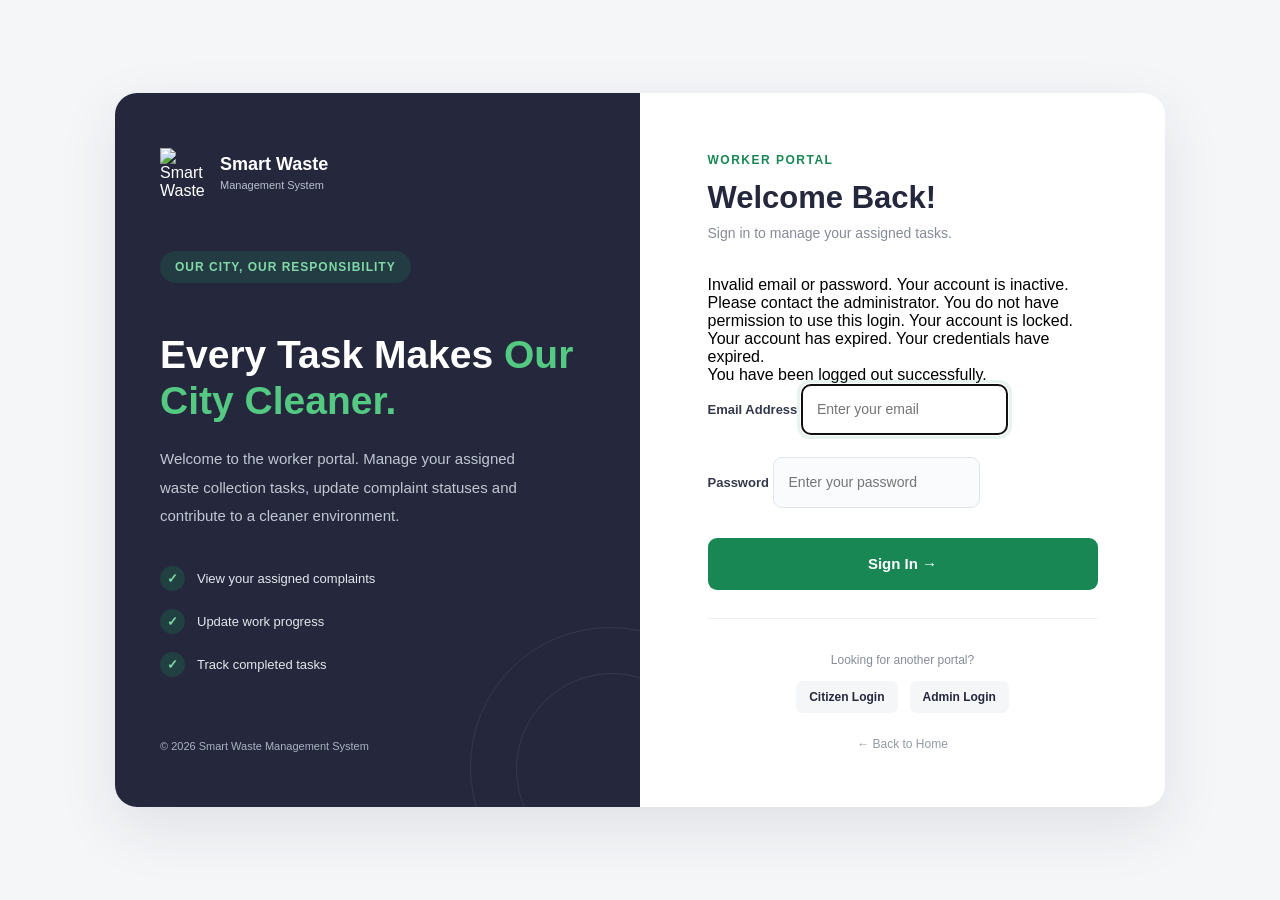
<file: backend/src/main/resources/templates/worker/login.html>
<!DOCTYPE html>
<html lang="en" xmlns:th="http://www.thymeleaf.org">

<head>
    <meta charset="UTF-8">
    <meta name="viewport" content="width=device-width, initial-scale=1.0">

    <title>Worker Login | Smart Waste Management</title>

    <link rel="stylesheet"
          th:href="@{/webjars/bootstrap/5.3.3/css/bootstrap.min.css}">

    <link rel="stylesheet" th:href="@{/css/style.css}">

    <style>
        * {
            box-sizing: border-box;
        }

        body {
            margin: 0;
            min-height: 100vh;
            background: #f5f6f8;
            font-family: Arial, sans-serif;
        }

        .login-wrapper {
            min-height: 100vh;
            display: flex;
            align-items: center;
            justify-content: center;
            padding: 35px 20px;
        }

        .login-container {
            width: 100%;
            max-width: 1050px;
            min-height: 620px;
            display: grid;
            grid-template-columns: 1fr 1fr;
            background: white;
            border-radius: 22px;
            overflow: hidden;
            box-shadow: 0 20px 60px rgba(37, 40, 61, 0.10);
        }

        /* LEFT PANEL */

        .login-brand-panel {
            background: #25283d;
            color: white;
            padding: 55px 45px;
            display: flex;
            flex-direction: column;
            justify-content: space-between;
            position: relative;
            overflow: hidden;
        }

        .brand-logo {
            display: flex;
            align-items: center;
            gap: 12px;
            position: relative;
            z-index: 2;
        }

        .brand-logo img {
            width: 48px;
            height: 48px;
            object-fit: contain;
        }

        .brand-logo h3 {
            font-size: 18px;
            font-weight: 800;
            margin: 0;
        }

        .brand-logo small {
            display: block;
            color: #b9c1ce;
            font-size: 11px;
            margin-top: 4px;
        }

        .brand-content {
            position: relative;
            z-index: 2;
            margin-top: 55px;
        }

        .brand-tag {
            display: inline-block;
            background: rgba(25, 135, 84, 0.2);
            color: #80d9a6;
            padding: 9px 15px;
            border-radius: 30px;
            font-size: 12px;
            font-weight: 700;
            letter-spacing: 1px;
            margin-bottom: 22px;
        }

        .brand-content h1 {
            font-size: 39px;
            line-height: 1.2;
            font-weight: 800;
            margin-bottom: 20px;
        }

        .brand-content h1 span {
            color: #53c982;
        }

        .brand-content p {
            color: #c1c7d2;
            font-size: 15px;
            line-height: 1.9;
            max-width: 380px;
        }

        .brand-features {
            margin-top: 35px;
        }

        .brand-feature {
            display: flex;
            align-items: center;
            gap: 12px;
            margin-bottom: 18px;
            color: #e2e6ed;
            font-size: 13px;
        }

        .feature-check {
            width: 25px;
            height: 25px;
            display: grid;
            place-items: center;
            background: rgba(25, 135, 84, 0.25);
            color: #80d9a6;
            border-radius: 50%;
            font-weight: bold;
        }

        .brand-footer {
            color: #aab2c0;
            font-size: 11px;
            margin-top: 45px;
            position: relative;
            z-index: 2;
        }

        .decoration-circle {
            position: absolute;
            width: 280px;
            height: 280px;
            border: 1px solid rgba(255,255,255,0.08);
            border-radius: 50%;
            right: -110px;
            bottom: -100px;
        }

        .decoration-circle::after {
            content: "";
            position: absolute;
            width: 190px;
            height: 190px;
            border: 1px solid rgba(255,255,255,0.08);
            border-radius: 50%;
            top: 45px;
            left: 45px;
        }

        /* RIGHT PANEL */

        .login-form-panel {
            display: flex;
            align-items: center;
            justify-content: center;
            padding: 55px;
        }

        .login-form-content {
            width: 100%;
            max-width: 390px;
        }

        .login-heading {
            margin-bottom: 35px;
        }

        .login-heading small {
            color: #198754;
            font-size: 12px;
            font-weight: 800;
            letter-spacing: 1.5px;
            text-transform: uppercase;
        }

        .login-heading h2 {
            color: #25283d;
            font-size: 31px;
            font-weight: 800;
            margin: 12px 0 9px;
        }

        .login-heading p {
            color: #858b98;
            font-size: 14px;
            margin: 0;
        }

        .login-form .form-label {
            color: #34394b;
            font-size: 13px;
            font-weight: 700;
            margin-bottom: 9px;
        }

        .login-form .form-control {
            height: 51px;
            border: 1px solid #e1e5eb;
            border-radius: 9px;
            padding: 12px 15px;
            font-size: 14px;
            background: #fafbfc;
            box-shadow: none;
        }

        .login-form .form-control:focus {
            border-color: #198754;
            background: white;
            box-shadow: 0 0 0 4px rgba(25, 135, 84, 0.10);
        }

        .login-field {
            margin-bottom: 22px;
        }

        .login-submit {
            width: 100%;
            height: 52px;
            border: none;
            border-radius: 9px;
            background: #198754;
            color: white;
            font-size: 15px;
            font-weight: 800;
            margin-top: 8px;
            transition: 0.2s ease;
        }

        .login-submit:hover {
            background: #146c43;
            transform: translateY(-2px);
            box-shadow: 0 8px 18px rgba(25, 135, 84, 0.2);
        }

        .other-logins {
            border-top: 1px solid #edf0f3;
            margin-top: 28px;
            padding-top: 22px;
            text-align: center;
        }

        .other-logins p {
            color: #858b98;
            font-size: 12px;
            margin-bottom: 14px;
        }

        .role-links {
            display: flex;
            justify-content: center;
            gap: 12px;
        }

        .role-links a {
            color: #25283d;
            font-size: 12px;
            font-weight: 700;
            text-decoration: none;
            padding: 9px 13px;
            background: #f5f6f8;
            border-radius: 7px;
            transition: 0.2s;
        }

        .role-links a:hover {
            background: #e5f3e9;
            color: #198754;
        }

        .back-home {
            display: block;
            text-align: center;
            margin-top: 24px;
            color: #9298a4;
            font-size: 12px;
            text-decoration: none;
        }

        .back-home:hover {
            color: #198754;
        }

        @media (max-width: 768px) {
            .login-wrapper {
                padding: 15px;
            }

            .login-container {
                grid-template-columns: 1fr;
                max-width: 480px;
            }

            .login-brand-panel {
                padding: 30px;
                min-height: 330px;
            }

            .brand-content {
                margin-top: 35px;
            }

            .brand-content h1 {
                font-size: 29px;
            }

            .brand-content p {
                font-size: 13px;
            }

            .brand-features {
                display: none;
            }

            .brand-footer {
                margin-top: 30px;
            }

            .login-form-panel {
                padding: 40px 28px;
            }

            .login-heading h2 {
                font-size: 27px;
            }
        }
    </style>
</head>

<body>

<div class="login-wrapper">

    <div class="login-container">

        <!-- LEFT BRANDING PANEL -->

        <div class="login-brand-panel">

            <div class="brand-logo">

                <img th:src="@{/images/smart-waste-logo.svg}"
                     alt="Smart Waste Logo">

                <div>
                    <h3>Smart Waste</h3>
                    <small>Management System</small>
                </div>

            </div>

            <div class="brand-content">

                <div class="brand-tag">
                    OUR CITY, OUR RESPONSIBILITY
                </div>

                <h1>
                    Every Task Makes
                    <span>Our City Cleaner.</span>
                </h1>

                <p>
                    Welcome to the worker portal. Manage your assigned
                    waste collection tasks, update complaint statuses
                    and contribute to a cleaner environment.
                </p>

                <div class="brand-features">

                    <div class="brand-feature">
                        <span class="feature-check">✓</span>
                        View your assigned complaints
                    </div>

                    <div class="brand-feature">
                        <span class="feature-check">✓</span>
                        Update work progress
                    </div>

                    <div class="brand-feature">
                        <span class="feature-check">✓</span>
                        Track completed tasks
                    </div>

                </div>

            </div>

            <div class="brand-footer">
                © 2026 Smart Waste Management System
            </div>

            <div class="decoration-circle"></div>

        </div>


        <!-- RIGHT LOGIN PANEL -->

        <div class="login-form-panel">

            <div class="login-form-content">

                <div class="login-heading">

                    <small>WORKER PORTAL</small>

                    <h2>Welcome Back!</h2>

                    <p>Sign in to manage your assigned tasks.</p>

                </div>


                <!-- ERROR MESSAGES -->

                <div th:if="${param.error}"
                     class="alert alert-danger"
                     role="alert">

                    <span th:if="${param.error[0] == 'invalid'}">
                        Invalid email or password.
                    </span>

                    <span th:if="${param.error[0] == 'disabled'}">
                        Your account is inactive. Please contact the administrator.
                    </span>

                    <span th:if="${param.error[0] == 'role'}">
                        You do not have permission to use this login.
                    </span>

                    <span th:if="${param.error[0] == 'locked'}">
                        Your account is locked.
                    </span>

                    <span th:if="${param.error[0] == 'expired'}">
                        Your account has expired.
                    </span>

                    <span th:if="${param.error[0] == 'credentials'}">
                        Your credentials have expired.
                    </span>

                </div>


                <div th:if="${param.logout}"
                     class="alert alert-success"
                     role="alert">

                    You have been logged out successfully.

                </div>


                <!-- WORKER LOGIN FORM -->

                <form th:action="@{/login}"
                      method="post"
                      class="login-form">

                    <input type="hidden" name="role" value="worker"/>

                    <div class="login-field">

                        <label for="email" class="form-label">
                            Email Address
                        </label>

                        <input type="email"
                               class="form-control"
                               id="email"
                               name="email"
                               placeholder="Enter your email"
                               autocomplete="username"
                               required
                               autofocus>

                    </div>


                    <div class="login-field">

                        <label for="password" class="form-label">
                            Password
                        </label>

                        <input type="password"
                               class="form-control"
                               id="password"
                               name="password"
                               placeholder="Enter your password"
                               autocomplete="current-password"
                               required>

                    </div>


                    <button type="submit" class="login-submit">
                        Sign In →
                    </button>

                </form>


                <!-- OTHER PORTALS -->

                <div class="other-logins">

                    <p>Looking for another portal?</p>

                    <div class="role-links">

                        <a th:href="@{/citizen/login}">
                            Citizen Login
                        </a>

                        <a th:href="@{/admin/login}">
                            Admin Login
                        </a>

                    </div>

                </div>


                <a th:href="@{/}" class="back-home">
                    ← Back to Home
                </a>

            </div>

        </div>

    </div>

</div>

</body>
</html>
</file>
